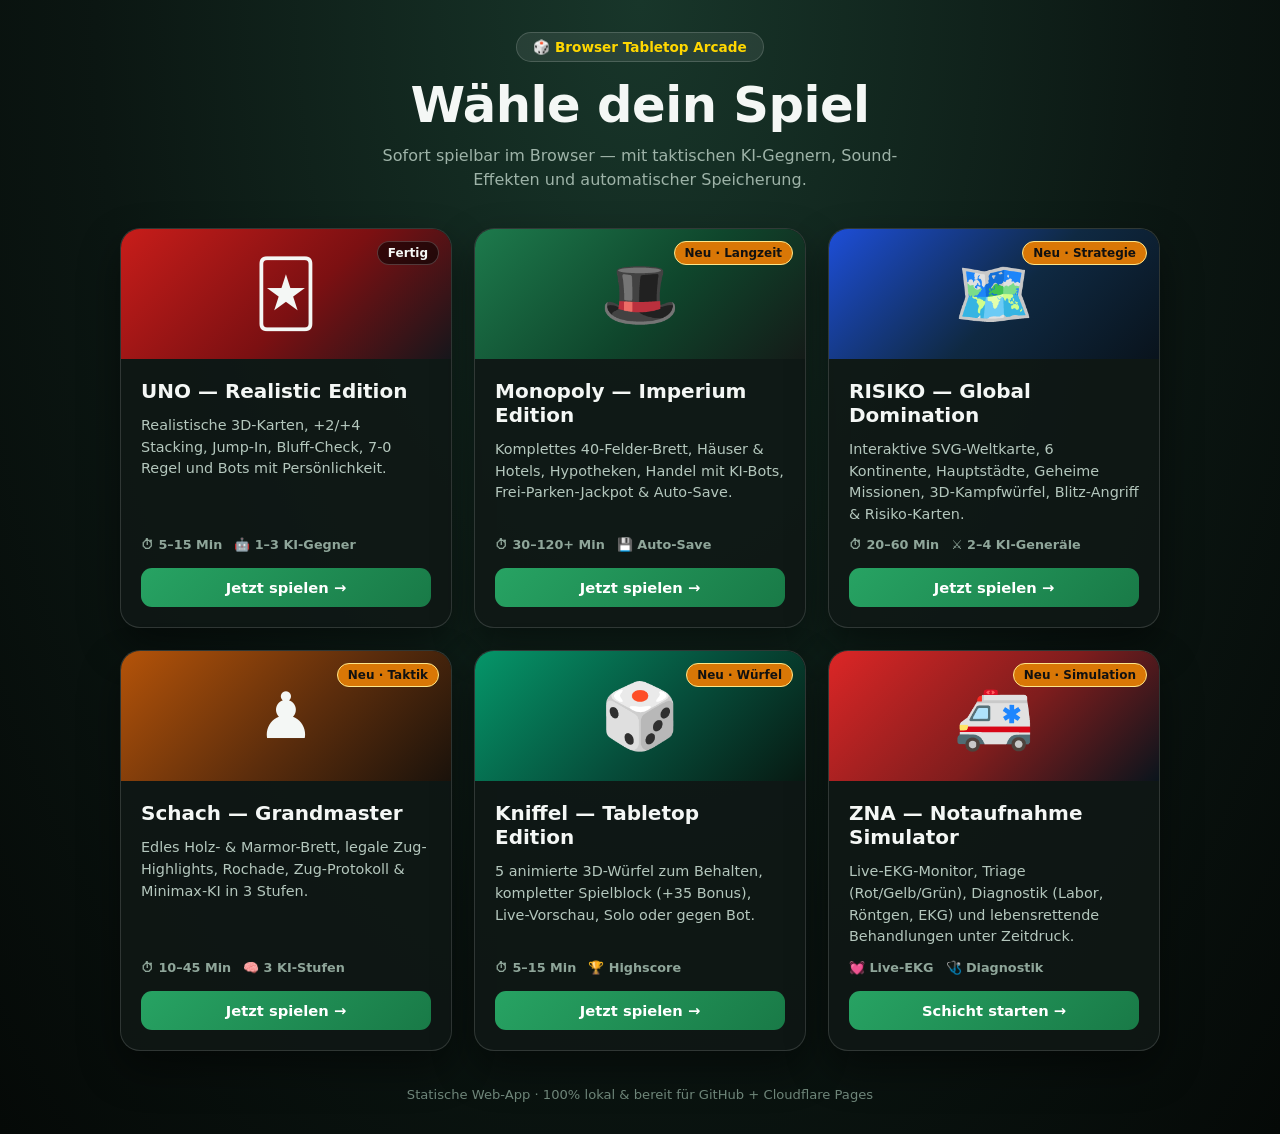
<file: index.html>
<!DOCTYPE html>
<html lang="de">
<head>
    <meta charset="UTF-8">
    <meta name="viewport" content="width=device-width, initial-scale=1.0">
    <title>Tabletop Arcade — Spiele-Hub</title>
    <link rel="stylesheet" href="hub.css">
</head>
<body>
    <div class="hub-bg"></div>
    <main class="hub-container">
        <header class="hub-header">
            <div class="hub-pill">🎲 Browser Tabletop Arcade</div>
            <h1>Wähle dein Spiel</h1>
            <p class="hub-sub">Sofort spielbar im Browser — mit taktischen KI-Gegnern, Sound-Effekten und automatischer Speicherung.</p>
        </header>

        <section class="games-grid">
            <!-- UNO Card -->
            <a href="uno/index.html" class="game-card card-uno">
                <div class="game-banner">
                    <span class="game-emoji">🃏</span>
                    <span class="game-tag">Fertig</span>
                </div>
                <div class="game-body">
                    <h2>UNO — Realistic Edition</h2>
                    <p>Realistische 3D-Karten, +2/+4 Stacking, Jump-In, Bluff-Check, 7-0 Regel und Bots mit Persönlichkeit.</p>
                    <div class="game-meta">
                        <span>⏱ 5–15 Min</span>
                        <span>🤖 1–3 KI-Gegner</span>
                    </div>
                    <div class="play-btn">Jetzt spielen →</div>
                </div>
            </a>

            <!-- Monopoly Card -->
            <a href="monopoly/index.html" class="game-card card-monopoly">
                <div class="game-banner">
                    <span class="game-emoji">🎩</span>
                    <span class="game-tag tag-new">Neu · Langzeit</span>
                </div>
                <div class="game-body">
                    <h2>Monopoly — Imperium Edition</h2>
                    <p>Komplettes 40-Felder-Brett, Häuser &amp; Hotels, Hypotheken, Handel mit KI-Bots, Frei-Parken-Jackpot &amp; Auto-Save.</p>
                    <div class="game-meta">
                        <span>⏱ 30–120+ Min</span>
                        <span>💾 Auto-Save</span>
                    </div>
                    <div class="play-btn">Jetzt spielen →</div>
                </div>
            </a>

            <!-- RISIKO Card -->
            <a href="risiko/index.html" class="game-card card-risiko">
                <div class="game-banner">
                    <span class="game-emoji">🗺️</span>
                    <span class="game-tag tag-new">Neu · Strategie</span>
                </div>
                <div class="game-body">
                    <h2>RISIKO — Global Domination</h2>
                    <p>Interaktive SVG-Weltkarte, 6 Kontinente, Hauptstädte, Geheime Missionen, 3D-Kampfwürfel, Blitz-Angriff &amp; Risiko-Karten.</p>
                    <div class="game-meta">
                        <span>⏱ 20–60 Min</span>
                        <span>⚔️ 2–4 KI-Generäle</span>
                    </div>
                    <div class="play-btn">Jetzt spielen →</div>
                </div>
            </a>

            <!-- Schach Card -->
            <a href="schach/index.html" class="game-card card-chess">
                <div class="game-banner">
                    <span class="game-emoji">♟️</span>
                    <span class="game-tag tag-new">Neu · Taktik</span>
                </div>
                <div class="game-body">
                    <h2>Schach — Grandmaster</h2>
                    <p>Edles Holz- &amp; Marmor-Brett, legale Zug-Highlights, Rochade, Zug-Protokoll &amp; Minimax-KI in 3 Stufen.</p>
                    <div class="game-meta">
                        <span>⏱ 10–45 Min</span>
                        <span>🧠 3 KI-Stufen</span>
                    </div>
                    <div class="play-btn">Jetzt spielen →</div>
                </div>
            </a>

            <!-- Kniffel Card -->
            <a href="kniffel/index.html" class="game-card card-kniffel">
                <div class="game-banner">
                    <span class="game-emoji">🎲</span>
                    <span class="game-tag tag-new">Neu · Würfel</span>
                </div>
                <div class="game-body">
                    <h2>Kniffel — Tabletop Edition</h2>
                    <p>5 animierte 3D-Würfel zum Behalten, kompletter Spielblock (+35 Bonus), Live-Vorschau, Solo oder gegen Bot.</p>
                    <div class="game-meta">
                        <span>⏱ 5–15 Min</span>
                        <span>🏆 Highscore</span>
                    </div>
                    <div class="play-btn">Jetzt spielen →</div>
                </div>
            </a>

            <!-- Notaufnahme Simulator Card -->
            <a href="notaufnahme/index.html" class="game-card card-er">
                <div class="game-banner">
                    <span class="game-emoji">🚑</span>
                    <span class="game-tag tag-new">Neu · Simulation</span>
                </div>
                <div class="game-body">
                    <h2>ZNA — Notaufnahme Simulator</h2>
                    <p>Live-EKG-Monitor, Triage (Rot/Gelb/Grün), Diagnostik (Labor, Röntgen, EKG) und lebensrettende Behandlungen unter Zeitdruck.</p>
                    <div class="game-meta">
                        <span>💓 Live-EKG</span>
                        <span>🩺 Diagnostik</span>
                    </div>
                    <div class="play-btn">Schicht starten →</div>
                </div>
            </a>
        </section>

        <footer class="hub-footer">
            <span>Statische Web-App · 100% lokal &amp; bereit für GitHub + Cloudflare Pages</span>
        </footer>
    </main>
</body>
</html>
</file>
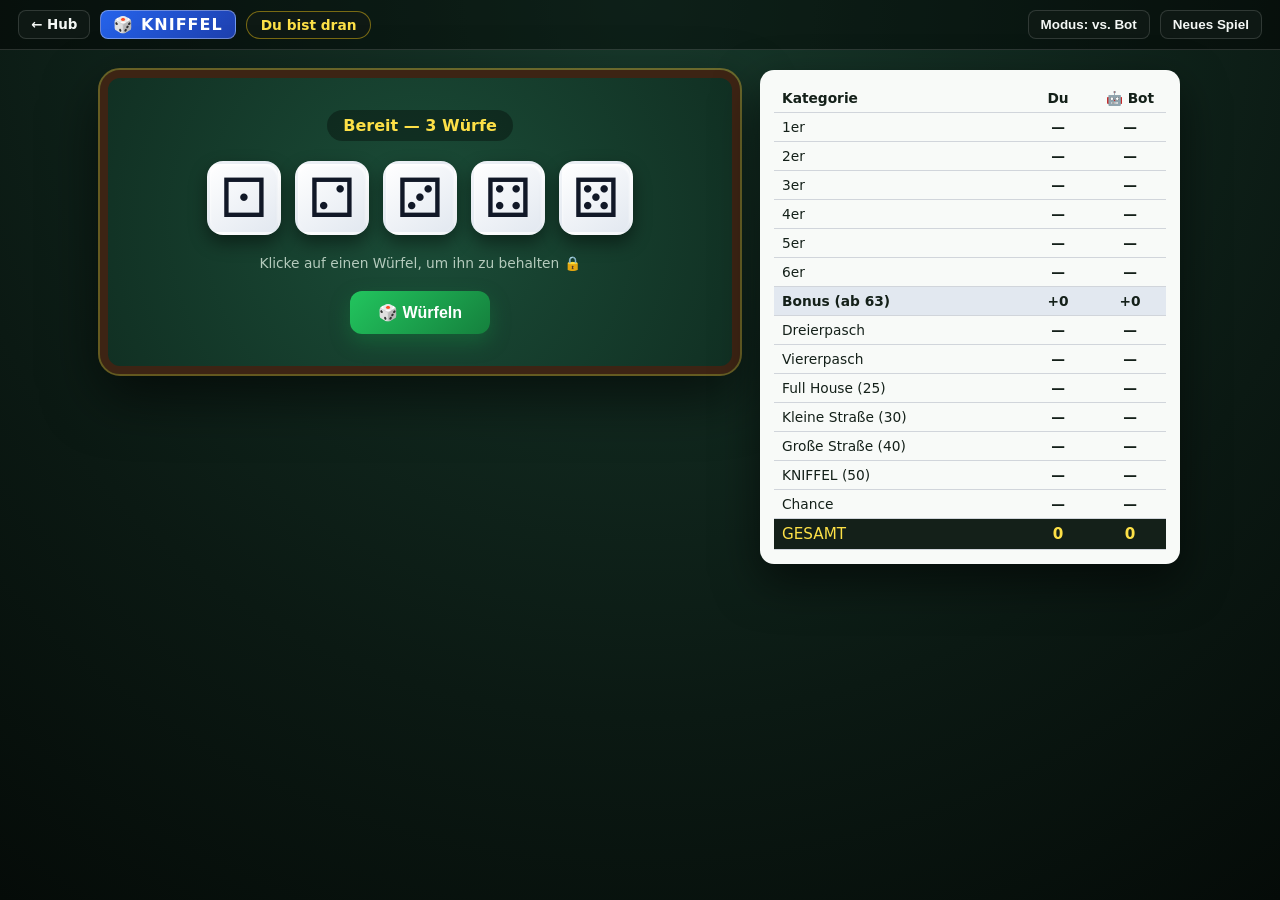
<file: kniffel/index.html>
<!DOCTYPE html>
<html lang="de">
<head>
    <meta charset="UTF-8">
    <meta name="viewport" content="width=device-width, initial-scale=1.0">
    <title>Kniffel — Tabletop Edition</title>
    <link rel="stylesheet" href="styles.css">
</head>
<body>
    <div class="app">
        <header class="hud">
            <div class="hud-left">
                <a href="../index.html" class="hud-btn">← Hub</a>
                <div class="brand">🎲 KNIFFEL</div>
                <div id="turn-pill" class="turn-pill">Du bist dran</div>
            </div>
            <div class="hud-right">
                <button id="btn-mode" class="hud-btn">Modus: vs. Bot</button>
                <button id="btn-new" class="hud-btn">Neues Spiel</button>
            </div>
        </header>

        <main class="layout">
            <!-- Dice Tray -->
            <section class="dice-stage">
                <div class="tray-card">
                    <div class="rolls-left" id="rolls-left">Noch 3 Würfe</div>
                    <div class="dice-row" id="dice-row"></div>
                    <p class="tray-hint">Klicke auf einen Würfel, um ihn zu behalten 🔒</p>
                    <button id="btn-roll" class="cta-btn">🎲 Würfeln</button>
                </div>
            </section>

            <!-- Official Kniffel Score Sheet -->
            <aside class="sheet-card">
                <table class="score-table">
                    <thead>
                        <tr>
                            <th>Kategorie</th>
                            <th>Du</th>
                            <th id="col-bot">🤖 Bot</th>
                        </tr>
                    </thead>
                    <tbody id="score-body"></tbody>
                </table>
            </aside>
        </main>
    </div>

    <script src="js/game.js"></script>
</body>
</html>
</file>
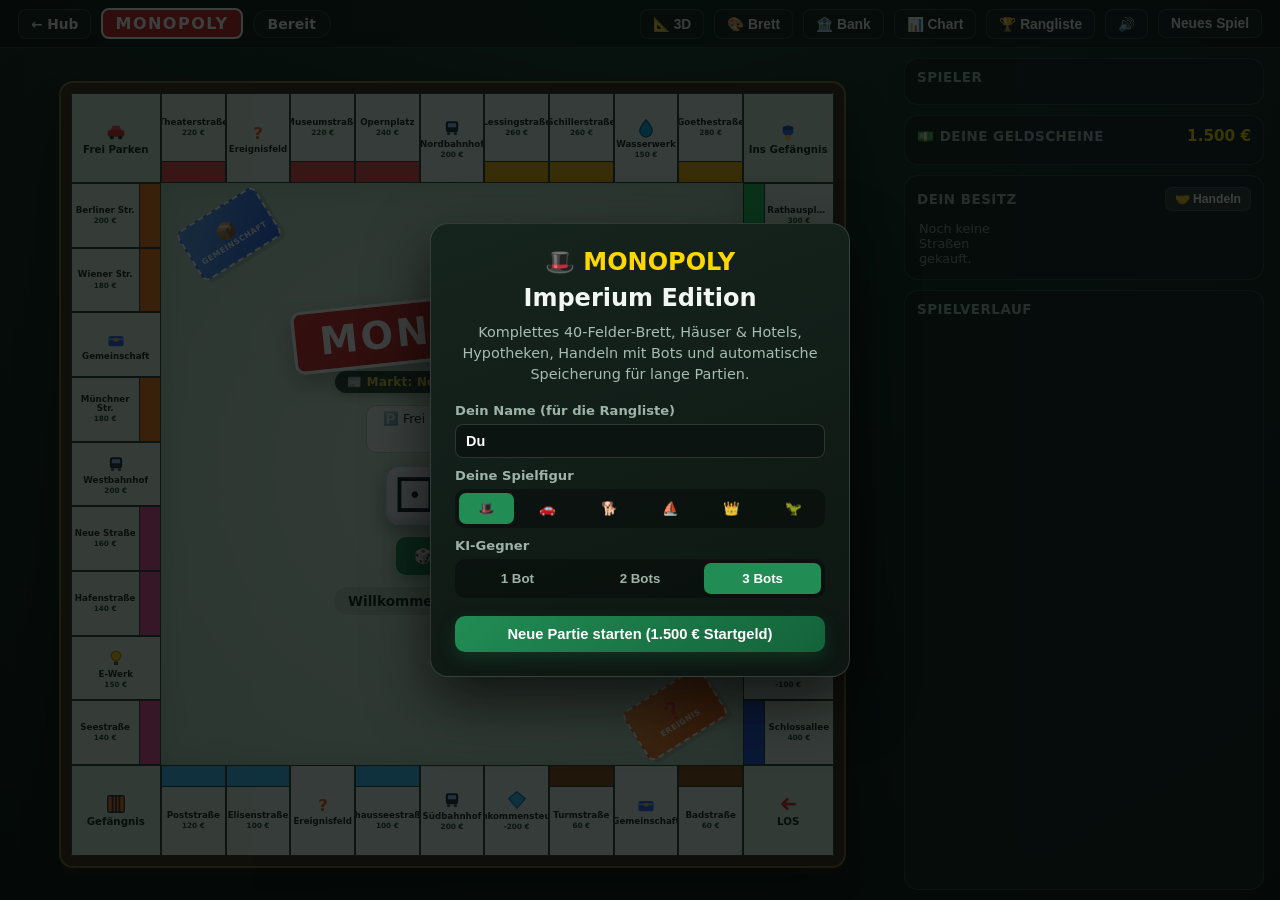
<file: monopoly/index.html>
<!DOCTYPE html>
<html lang="de">
<head>
    <meta charset="UTF-8">
    <meta name="viewport" content="width=device-width, initial-scale=1.0">
    <title>Monopoly — Imperium Edition</title>
    <link rel="stylesheet" href="styles.css">
</head>
<body>
    <div class="app">
        <!-- Top HUD -->
        <header class="hud">
            <div class="hud-left">
                <a href="../index.html" class="hud-btn">← Hub</a>
                <div class="brand">MONOPOLY</div>
                <div id="turn-info" class="turn-pill">Bereit</div>
            </div>
            <div class="hud-right">
                <button id="btn-3d" class="hud-btn" title="3D-Perspektive an/aus">📐 3D</button>
                <button id="btn-board-theme" class="hud-btn" title="Brett-Theme wechseln">🎨 Brett</button>
                <button id="btn-bank" class="hud-btn" title="Bank-Kredit aufnehmen / zurückzahlen">🏦 Bank</button>
                <button id="btn-chart" class="hud-btn" title="Live-Vermögensverlauf">📊 Chart</button>
                <button id="btn-leaderboard" class="hud-btn" title="Globales Leaderboard">🏆 Rangliste</button>
                <button id="btn-sound" class="hud-btn" title="Sound an/aus">🔊</button>
                <button id="btn-new" class="hud-btn">Neues Spiel</button>
            </div>
        </header>

        <!-- Main Workspace: Board + Sidebar -->
        <main class="layout">
            <!-- 11x11 Monopoly Board -->
            <section class="board-wrap">
                <div class="board" id="board">
                    <!-- Center Area inside the board -->
                    <div class="board-center">
                        <!-- Classic diagonal card decks -->
                        <div class="deck-slot deck-community" aria-hidden="true">
                            <span>📦</span>
                            <small>GEMEINSCHAFT</small>
                        </div>
                        <div class="deck-slot deck-chance" aria-hidden="true">
                            <span>❓</span>
                            <small>EREIGNIS</small>
                        </div>

                        <div class="center-logo">MONOPOLY</div>
                        <div class="market-ticker" id="market-ticker">📰 Markt: Normale Konjunktur</div>
                        <div class="jackpot-box">
                            <span>🅿️ Frei Parken Jackpot</span>
                            <strong id="jackpot-amount">0 €</strong>
                        </div>

                        <div class="dice-area">
                            <div class="die" id="die-1">⚀</div>
                            <div class="die" id="die-2">⚀</div>
                        </div>

                        <div class="center-actions">
                            <button id="btn-roll" class="cta-btn">🎲 Würfeln</button>
                            <button id="btn-end-turn" class="cta-btn btn-secondary hidden">Zug beenden</button>
                            <button id="btn-jail-pay" class="cta-btn btn-warning hidden">50 € Kaution zahlen</button>
                            <button id="btn-jail-card" class="cta-btn btn-gold hidden">🎟️ Freikarte einsetzen</button>
                        </div>

                        <div class="center-log" id="center-log">Willkommen bei Monopoly!</div>
                        <div class="bot-speech" id="bot-speech"></div>
                    </div>
                </div>
            </section>

            <!-- Right Sidebar: Players, Properties, Trade, Log -->
            <aside class="sidebar">
                <div class="panel">
                    <h3>Spieler</h3>
                    <div id="players-list" class="players-list"></div>
                </div>

                <div class="panel">
                    <div class="panel-head">
                        <h3>💵 Deine Geldscheine</h3>
                        <strong id="wallet-total" class="wallet-total">1.500 €</strong>
                    </div>
                    <div id="bill-tray" class="bill-tray"></div>
                </div>

                <div class="panel">
                    <div class="panel-head">
                        <h3>Dein Besitz</h3>
                        <button id="btn-open-trade" class="mini-btn">🤝 Handeln</button>
                    </div>
                    <div id="my-properties" class="prop-list">
                        <span class="muted">Noch keine Straßen gekauft.</span>
                    </div>
                </div>

                <div class="panel log-panel">
                    <h3>Spielverlauf</h3>
                    <div id="event-log" class="event-log"></div>
                </div>
            </aside>
        </main>
    </div>

    <!-- Start / Resume Modal -->
    <div class="modal-backdrop" id="modal-start">
        <div class="modal-card">
            <div class="modal-badge">🎩 MONOPOLY</div>
            <h2>Imperium Edition</h2>
            <p class="modal-desc">Komplettes 40-Felder-Brett, Häuser &amp; Hotels, Hypotheken, Handeln mit Bots und automatische Speicherung für lange Partien.</p>

            <div class="start-options">
                <label for="player-name-input">Dein Name (für die Rangliste)</label>
                <input type="text" id="player-name-input" class="name-input" maxlength="20" placeholder="Dein Name..." value="Du">

                <label style="margin-top:10px;">Deine Spielfigur</label>
                <div class="segmented" id="opt-token">
                    <button data-val="🎩" class="active">🎩</button>
                    <button data-val="🚗">🚗</button>
                    <button data-val="🐕">🐕</button>
                    <button data-val="⛵">⛵</button>
                    <button data-val="👑">👑</button>
                    <button data-val="🦖">🦖</button>
                </div>

                <label style="margin-top:10px;">KI-Gegner</label>
                <div class="segmented" id="opt-bots">
                    <button data-val="1">1 Bot</button>
                    <button data-val="2">2 Bots</button>
                    <button data-val="3" class="active">3 Bots</button>
                </div>
            </div>

            <div class="modal-actions">
                <button id="btn-resume-save" class="cta-btn btn-gold hidden">💾 Gespeicherte Partie fortsetzen</button>
                <button id="btn-start-new" class="cta-btn">Neue Partie starten (1.500 € Startgeld)</button>
            </div>
        </div>
    </div>

    <!-- Buy Property Modal (Authentic Title Deed Card) -->
    <div class="modal-backdrop hidden" id="modal-buy">
        <div class="modal-card deed-card">
            <div id="buy-color-bar" class="deed-header">
                <small>BESITZRECHTSKARTE</small>
                <h2 id="buy-title">Straße</h2>
            </div>
            <div id="buy-details" class="deed-body"></div>
            <div class="modal-actions">
                <button id="btn-buy-yes" class="cta-btn">Kaufen</button>
                <button id="btn-buy-no" class="cta-btn btn-warning">🔨 Nicht kaufen (Versteigern)</button>
            </div>
        </div>
    </div>

    <!-- Inspect Property Modal (Clickable Deed Card) -->
    <div class="modal-backdrop hidden" id="modal-inspect">
        <div class="modal-card deed-card">
            <div id="inspect-color-bar" class="deed-header">
                <small id="inspect-owner-label">FREI</small>
                <h2 id="inspect-title">Straße</h2>
            </div>
            <div id="inspect-details" class="deed-body"></div>
            <div class="modal-actions" id="inspect-actions">
                <button id="btn-inspect-close" class="cta-btn btn-secondary">Schließen</button>
            </div>
        </div>
    </div>

    <!-- Live Auction Modal -->
    <div class="modal-backdrop hidden" id="modal-auction">
        <div class="modal-card">
            <div class="modal-badge">🔨 VERSTEIGERUNG</div>
            <h2 id="auction-title">Straße</h2>
            <p class="modal-desc" id="auction-status">Startgebot: 10 €</p>

            <div class="pay-summary">
                <div><small>Aktuelles Gebot</small><strong id="auction-bid">10 €</strong></div>
                <div><small>Höchstbietender</small><strong id="auction-leader">—</strong></div>
                <div><small>Dein Geld</small><strong id="auction-wallet">0 €</strong></div>
            </div>

            <div class="auction-buttons">
                <button class="cta-btn" data-bid-inc="10">+10 €</button>
                <button class="cta-btn" data-bid-inc="50">+50 €</button>
                <button class="cta-btn" data-bid-inc="100">+100 €</button>
            </div>
            <button id="btn-auction-pass" class="cta-btn btn-secondary" style="margin-top:10px;width:100%;">Aussteigen</button>
        </div>
    </div>

    <!-- Chance / Community Card Modal -->
    <div class="modal-backdrop hidden" id="modal-card">
        <div class="modal-card monopoly-event-card" id="event-card-box">
            <div class="event-card-inner">
                <div class="event-card-icon" id="card-icon">❓</div>
                <div class="event-card-title" id="card-type-badge">EREIGNISFELD</div>
                <p id="card-text" class="card-popup-text"></p>
                <button id="btn-card-ok" class="cta-btn">Weiter</button>
            </div>
        </div>
    </div>

    <!-- Interactive Banknote Payment Modal -->
    <div class="modal-backdrop hidden" id="modal-pay">
        <div class="modal-card pay-modal">
            <h2>💵 Mit Geldscheinen bezahlen</h2>
            <p id="pay-reason" class="modal-desc">Betrag fällig</p>

            <div class="pay-summary">
                <div><small>Fällig</small><strong id="pay-due">0 €</strong></div>
                <div><small>Aufgelegt</small><strong id="pay-given">0 €</strong></div>
                <div><small>Rückgeld</small><strong id="pay-change">0 €</strong></div>
            </div>

            <div id="pay-bills-grid" class="pay-bills-grid"></div>

            <div class="pay-footer-actions">
                <button id="btn-pay-reset" class="cta-btn btn-secondary">Leeren</button>
                <button id="btn-pay-exact" class="cta-btn btn-gold">Passend</button>
                <button id="btn-pay-confirm" class="cta-btn" disabled>Bezahlen</button>
            </div>
        </div>
    </div>

    <!-- Trade Modal (Property + Cash Swap) -->
    <div class="modal-backdrop hidden" id="modal-trade">
        <div class="modal-card">
            <h2>🤝 Straßen-Handel</h2>
            <p class="modal-desc">Wähle die gewünschte Straße eines Bots und biete Geld und/oder eine eigene Straße im Tausch an.</p>
            <div class="trade-form">
                <label for="trade-prop-select">Du möchtest haben:</label>
                <select id="trade-prop-select"></select>

                <label for="trade-give-prop">Eigene Straße zum Tausch (optional):</label>
                <select id="trade-give-prop"></select>

                <div class="trade-price-row">
                    <label for="trade-offer">Zusätzliches Geld (€):</label>
                    <input type="number" id="trade-offer" min="0" step="10" value="150">
                </div>
            </div>
            <div class="modal-actions">
                <button id="btn-trade-send" class="cta-btn">Angebot senden</button>
                <button id="btn-trade-close" class="cta-btn btn-secondary">Abbrechen</button>
            </div>
        </div>
    </div>

    <!-- Cloud Leaderboard Modal -->
    <div class="modal-backdrop hidden" id="modal-leaderboard">
        <div class="modal-card">
            <div class="modal-badge">🏆 GLOBALE RANGLISTE</div>
            <p class="modal-desc">Top Monopoly-Vermögen aus deiner Cloudflare D1-Datenbank.</p>
            <div id="leaderboard-list" class="players-list" style="margin-bottom:16px;"></div>
            <button id="btn-lb-close" class="cta-btn btn-secondary">Schließen</button>
        </div>
    </div>

    <!-- Bank Modal (Black Card, Savings, Live ETF Sparkline & Loans) -->
    <div class="modal-backdrop hidden" id="modal-bank">
        <div class="modal-card bank-app-modal">
            <!-- Virtual Black Card -->
            <div class="black-card">
                <div class="bc-top">
                    <span class="bc-brand">IMPERIUM BANK</span>
                    <span class="bc-rating" id="bank-rating">AAA</span>
                </div>
                <div class="bc-chip"></div>
                <div class="bc-balance">
                    <small>GESAMTVERMÖGEN</small>
                    <strong id="bank-networth">1.500 €</strong>
                </div>
                <div class="bc-bottom">
                    <span id="bc-holder">DU</span>
                    <span>BAR: <strong id="bank-wallet">0 €</strong></span>
                </div>
            </div>

            <!-- Savings Account -->
            <div class="bank-section">
                <div class="bank-sec-head">
                    <strong>💰 Sparkonto (+5% / LOS)</strong>
                    <span id="bank-savings">0 €</span>
                </div>
                <div class="auction-buttons">
                    <button id="btn-save-100" class="cta-btn">+100 €</button>
                    <button id="btn-save-300" class="cta-btn">+300 €</button>
                    <button id="btn-save-out" class="cta-btn btn-secondary">Abheben</button>
                </div>
            </div>

            <!-- Real Estate ETF + Sparkline -->
            <div class="bank-section">
                <div class="bank-sec-head">
                    <strong>📈 Immobilien-ETF (<span id="etf-price">100 €</span>)</strong>
                    <span id="etf-owned">0 Anteile</span>
                </div>
                <canvas id="etf-sparkline" width="400" height="54" class="etf-sparkline"></canvas>
                <div class="auction-buttons" style="grid-template-columns:1fr 1fr;">
                    <button id="btn-etf-buy" class="cta-btn">Kaufen</button>
                    <button id="btn-etf-sell" class="cta-btn btn-gold">Verkaufen</button>
                </div>
            </div>

            <!-- Bank Loan -->
            <div class="bank-section">
                <div class="bank-sec-head">
                    <strong>💳 Kredit (10% / LOS)</strong>
                    <span id="bank-loan">0 €</span>
                </div>
                <div class="auction-buttons">
                    <button id="btn-loan-300" class="cta-btn btn-warning">+300 €</button>
                    <button id="btn-loan-500" class="cta-btn btn-warning">+500 €</button>
                    <button id="btn-loan-repay" class="cta-btn btn-secondary">Tilgen</button>
                </div>
            </div>

            <button id="btn-bank-close" class="cta-btn btn-secondary" style="width:100%;">Schließen</button>
        </div>
    </div>

    <!-- Incoming Bot Trade Offer Modal -->
    <div class="modal-backdrop hidden" id="modal-bot-offer">
        <div class="modal-card">
            <div class="modal-badge" id="bot-offer-title">🤝 Angebot</div>
            <p id="bot-offer-desc" class="modal-desc"></p>
            <div class="modal-actions">
                <button id="btn-bot-offer-yes" class="cta-btn">Deal annehmen</button>
                <button id="btn-bot-offer-no" class="cta-btn btn-secondary">Ablehnen</button>
            </div>
        </div>
    </div>

    <!-- Net Worth Live Chart Modal -->
    <div class="modal-backdrop hidden" id="modal-chart">
        <div class="modal-card" style="max-width:520px;">
            <div class="modal-badge">📊 VERMÖGENSVERLAUF</div>
            <p class="modal-desc">Nettovermögen (Bargeld + Straßen + Häuser − Schulden)</p>
            <canvas id="networth-canvas" width="460" height="220" style="width:100%;background:rgba(0,0,0,0.35);border-radius:10px;margin-bottom:12px;"></canvas>
            <div id="chart-legend" class="chart-legend"></div>
            <button id="btn-chart-close" class="cta-btn btn-secondary" style="width:100%;margin-top:12px;">Schließen</button>
        </div>
    </div>

    <!-- Free Parking Risk Modal -->
    <div class="modal-backdrop hidden" id="modal-parking">
        <div class="modal-card">
            <div class="modal-badge">🎰 FREI PARKEN JACKPOT</div>
            <h2 id="parking-amount">0 €</h2>
            <p class="modal-desc">Willst du den Jackpot sicher einsacken — oder zocken? Bei einer <strong>geraden</strong> Würfelzahl wird er <strong>verdoppelt</strong>, bei ungerade halbiert!</p>
            <div class="modal-actions">
                <button id="btn-parking-safe" class="cta-btn">💰 Sicher mitnehmen</button>
                <button id="btn-parking-gamble" class="cta-btn btn-warning">🎲 Alles oder Nichts (×2 / ÷2)</button>
            </div>
        </div>
    </div>

    <!-- Game Over Modal -->
    <div class="modal-backdrop hidden" id="modal-gameover">
        <div class="modal-card">
            <div class="modal-badge">🏆</div>
            <h2 id="go-title">Spiel beendet</h2>
            <p id="go-desc" class="modal-desc"></p>
            <button id="btn-go-new" class="cta-btn">Neue Partie</button>
        </div>
    </div>

    <script src="js/sound.js"></script>
    <script src="js/board.js"></script>
    <script src="js/game.js"></script>
</body>
</html>
</file>
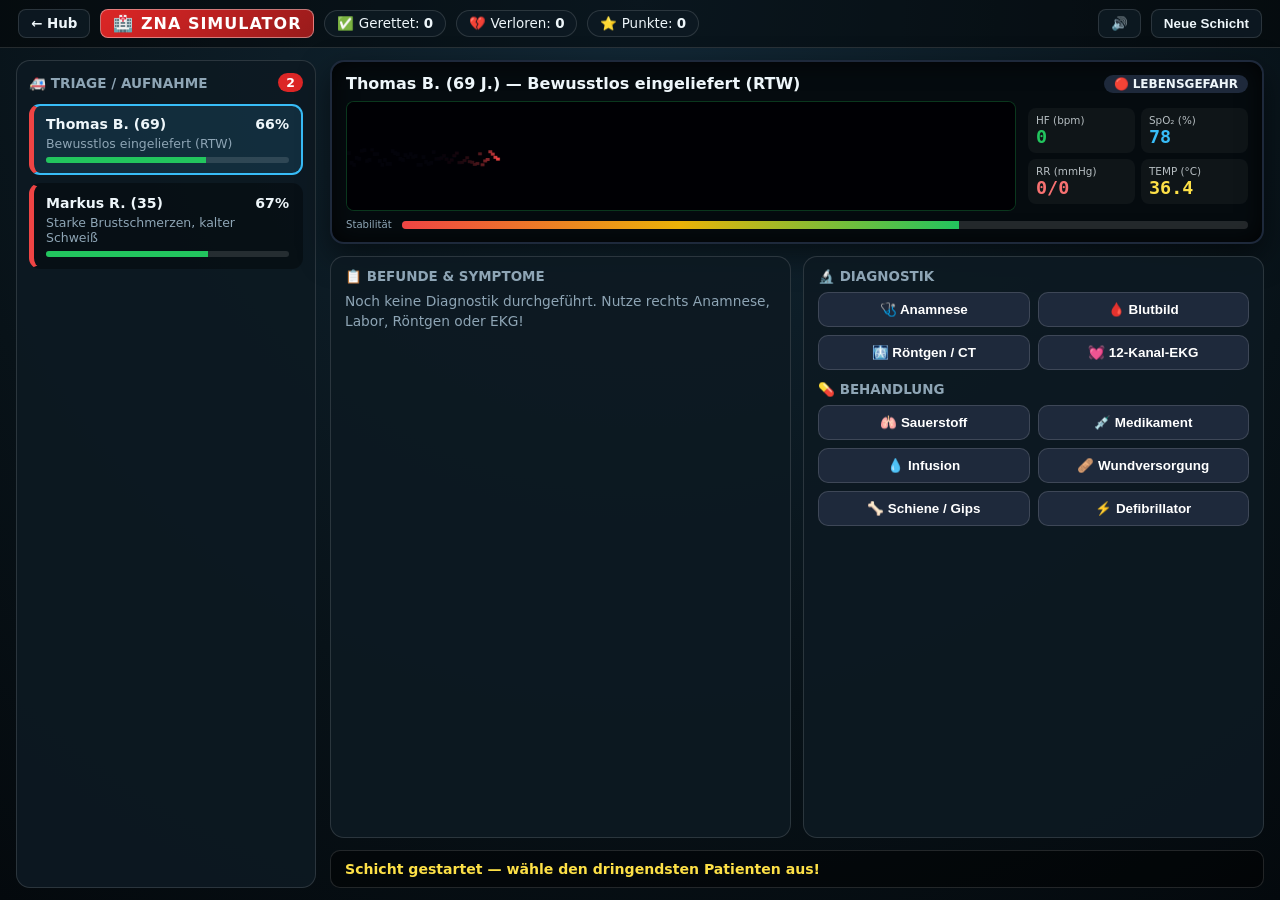
<file: notaufnahme/index.html>
<!DOCTYPE html>
<html lang="de">
<head>
    <meta charset="UTF-8">
    <meta name="viewport" content="width=device-width, initial-scale=1.0">
    <title>ZNA — Notaufnahme Simulator</title>
    <link rel="stylesheet" href="styles.css">
</head>
<body>
    <div class="app">
        <header class="hud">
            <div class="hud-left">
                <a href="../index.html" class="hud-btn">← Hub</a>
                <div class="brand">🏥 ZNA SIMULATOR</div>
                <div class="stat-pill">✅ Gerettet: <strong id="stat-saved">0</strong></div>
                <div class="stat-pill">💔 Verloren: <strong id="stat-lost">0</strong></div>
                <div class="stat-pill">⭐ Punkte: <strong id="stat-score">0</strong></div>
            </div>
            <div class="hud-right">
                <button id="btn-sound" class="hud-btn" title="Monitor-Ton an/aus">🔊</button>
                <button id="btn-new" class="hud-btn">Neue Schicht</button>
            </div>
        </header>

        <main class="layout">
            <!-- Left: Triage Waiting Queue -->
            <aside class="queue-panel">
                <div class="panel-head">
                    <h3>🚑 Triage / Aufnahme</h3>
                    <span id="queue-count" class="badge">0</span>
                </div>
                <div id="patient-queue" class="patient-queue"></div>
            </aside>

            <!-- Center: Active Treatment Bay + Live ECG Monitor -->
            <section class="bay-panel">
                <!-- Live Vital Signs Monitor -->
                <div class="monitor-box">
                    <div class="monitor-top">
                        <span id="mon-patient">Kein Patient im Schockraum</span>
                        <span id="mon-triage" class="triage-tag">—</span>
                    </div>
                    <div class="monitor-grid">
                        <canvas id="ecg-canvas" width="520" height="110" class="ecg-canvas"></canvas>
                        <div class="vitals-col">
                            <div class="vital v-hr"><small>HF (bpm)</small><strong id="v-hr">—</strong></div>
                            <div class="vital v-spo2"><small>SpO₂ (%)</small><strong id="v-spo2">—</strong></div>
                            <div class="vital v-bp"><small>RR (mmHg)</small><strong id="v-bp">—</strong></div>
                            <div class="vital v-temp"><small>TEMP (°C)</small><strong id="v-temp">—</strong></div>
                        </div>
                    </div>
                    <div class="stability-wrap">
                        <small>Stabilität</small>
                        <div class="stab-bar"><div id="stab-fill" class="stab-fill" style="width:0%"></div></div>
                    </div>
                </div>

                <!-- Patient Findings & Actions -->
                <div class="work-grid">
                    <div class="card">
                        <h3>📋 Befunde &amp; Symptome</h3>
                        <div id="findings-list" class="findings-list">
                            <span class="muted">Wähle links einen Patienten aus der Triage aus.</span>
                        </div>
                    </div>

                    <div class="card">
                        <h3>🔬 Diagnostik</h3>
                        <div class="action-grid" id="diag-grid">
                            <button class="act-btn" data-diag="anamnesis">🩺 Anamnese</button>
                            <button class="act-btn" data-diag="lab">🩸 Blutbild</button>
                            <button class="act-btn" data-diag="xray">🩻 Röntgen / CT</button>
                            <button class="act-btn" data-diag="ecg">💓 12-Kanal-EKG</button>
                        </div>

                        <h3 style="margin-top:12px;">💊 Behandlung</h3>
                        <div class="action-grid" id="treat-grid">
                            <button class="act-btn treat" data-treat="oxygen">🫁 Sauerstoff</button>
                            <button class="act-btn treat" data-treat="meds">💉 Medikament</button>
                            <button class="act-btn treat" data-treat="iv">💧 Infusion</button>
                            <button class="act-btn treat" data-treat="bandage">🩹 Wundversorgung</button>
                            <button class="act-btn treat" data-treat="splint">🦴 Schiene / Gips</button>
                            <button class="act-btn treat danger" data-treat="defib">⚡ Defibrillator</button>
                        </div>
                    </div>
                </div>

                <div class="status-bar" id="er-log">Schicht gestartet — wähle den dringendsten Patienten aus!</div>
            </section>
        </main>
    </div>

    <script src="js/game.js"></script>
</body>
</html>
</file>
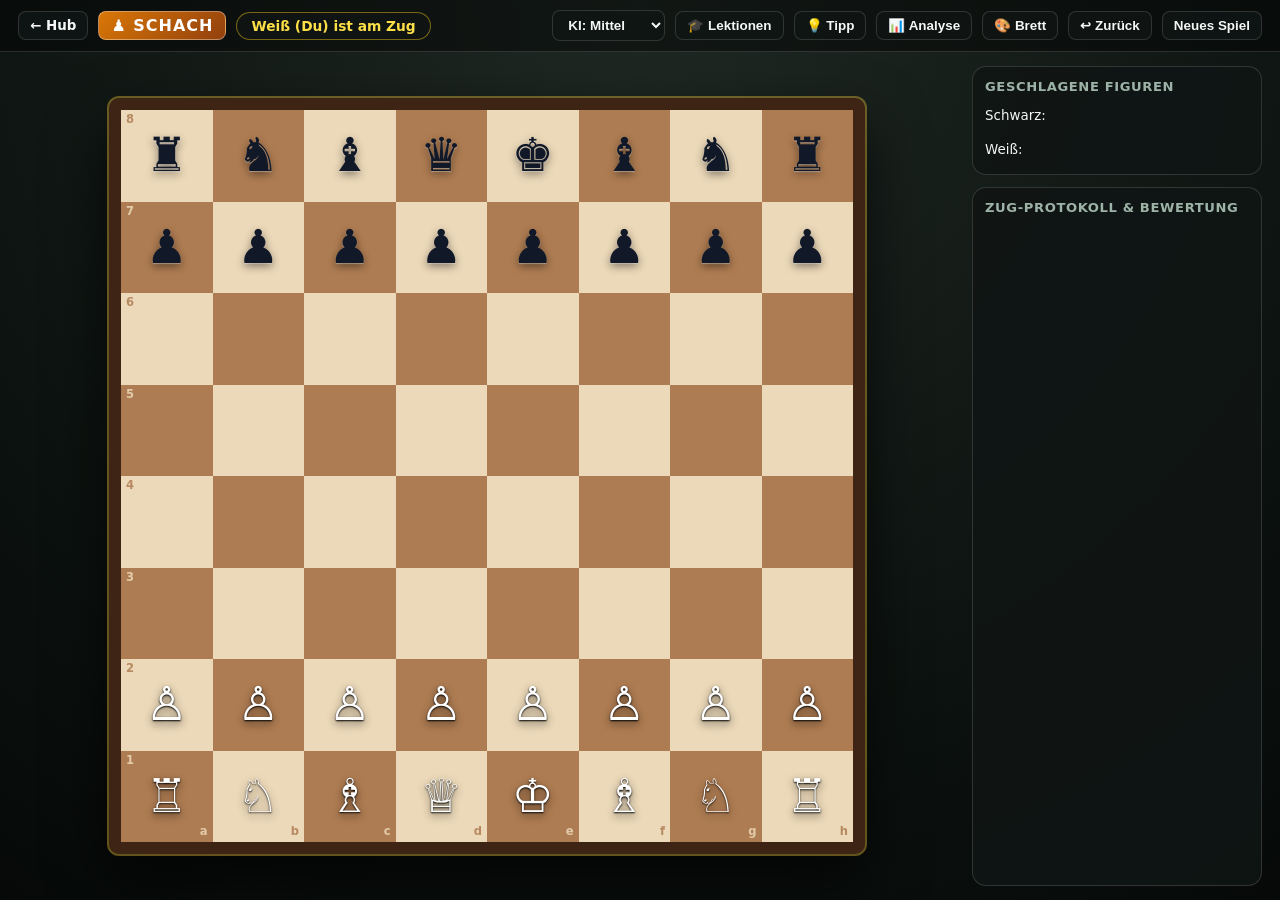
<file: schach/index.html>
<!DOCTYPE html>
<html lang="de">
<head>
    <meta charset="UTF-8">
    <meta name="viewport" content="width=device-width, initial-scale=1.0">
    <title>Schach — Grandmaster Edition</title>
    <link rel="stylesheet" href="styles.css">
</head>
<body data-board="wood">
    <div class="app">
        <header class="hud">
            <div class="hud-left">
                <a href="../index.html" class="hud-btn">← Hub</a>
                <div class="brand">♟️ SCHACH</div>
                <div id="status-pill" class="status-pill">Weiß ist am Zug</div>
            </div>
            <div class="hud-right">
                <select id="difficulty-select" class="hud-select" title="KI-Stärke">
                    <option value="1">KI: Leicht</option>
                    <option value="2" selected>KI: Mittel</option>
                    <option value="3">KI: Meister</option>
                </select>
                <button id="btn-lessons" class="hud-btn" title="Interaktive Schach-Lektionen">🎓 Lektionen</button>
                <button id="btn-hint" class="hud-btn" title="Besten Zug anzeigen">💡 Tipp</button>
                <button id="btn-analysis" class="hud-btn" title="Partie-Analyse & Tipps">📊 Analyse</button>
                <button id="btn-theme" class="hud-btn" title="Brett-Stil wechseln">🎨 Brett</button>
                <button id="btn-undo" class="hud-btn" title="Letzten Zug zurücknehmen">↩ Zurück</button>
                <button id="btn-new" class="hud-btn">Neues Spiel</button>
            </div>
        </header>

        <main class="layout">
            <section class="board-stage">
                <div id="chess-board" class="chess-board"></div>
            </section>

            <aside class="sidebar">
                <div class="panel">
                    <h3>Geschlagene Figuren</h3>
                    <div class="captured-row"><span>Schwarz:</span><div id="cap-black" class="cap-pieces"></div></div>
                    <div class="captured-row"><span>Weiß:</span><div id="cap-white" class="cap-pieces"></div></div>
                </div>
                <div class="panel log-panel">
                    <h3>Zug-Protokoll &amp; Bewertung</h3>
                    <div id="move-history" class="move-history"></div>
                </div>
            </aside>
        </main>
    </div>

    <!-- Interactive Chess Lessons Modal -->
    <div class="modal-backdrop hidden" id="modal-lessons">
        <div class="modal-card">
            <h2>🎓 Schach-Akademie</h2>
            <p style="color:#9eb3a8;font-size:0.86rem;margin:6px 0 14px;">Wähle eine Lektion — die Stellung wird direkt auf dem Brett aufgebaut!</p>
            <div id="lessons-list" style="display:flex;flex-direction:column;gap:8px;margin-bottom:14px;"></div>
            <button id="btn-lessons-close" class="cta-btn" style="background:#334155;">Schließen</button>
        </div>
    </div>

    <!-- Chess Game Review & Tips Modal -->
    <div class="modal-backdrop hidden" id="modal-review">
        <div class="modal-card">
            <h2>📊 Partie-Analyse &amp; Tipps</h2>
            <div class="accuracy-box">
                <small>DEINE GENAUIGKEIT</small>
                <strong id="rev-accuracy">—%</strong>
            </div>
            <div class="review-stats" id="rev-stats"></div>
            <div class="review-tips" id="rev-tips"></div>
            <button id="btn-rev-close" class="cta-btn">Schließen</button>
        </div>
    </div>

    <script src="js/game.js"></script>
</body>
</html>
</file>
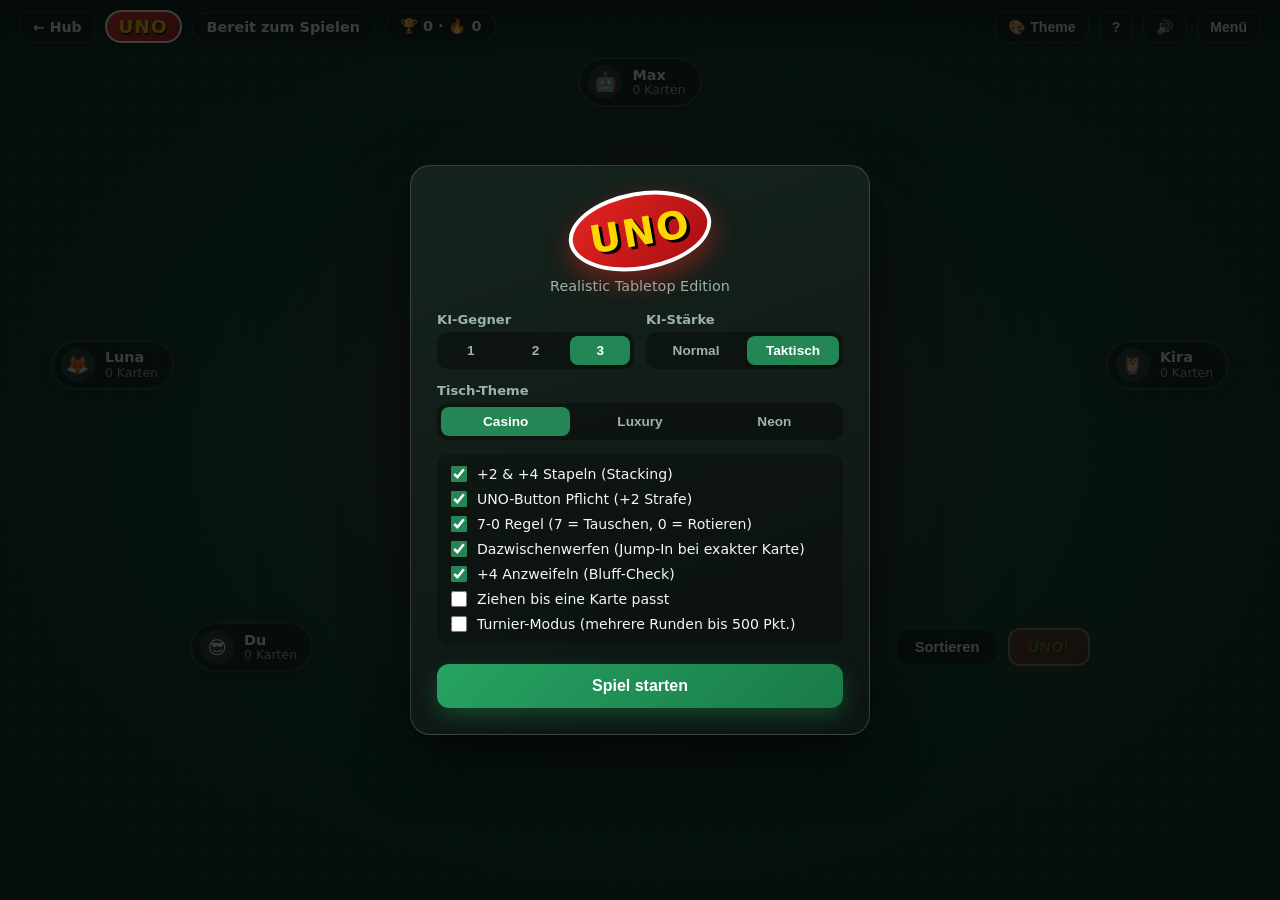
<file: uno/index.html>
<!DOCTYPE html>
<html lang="de">
<head>
    <meta charset="UTF-8">
    <meta name="viewport" content="width=device-width, initial-scale=1.0">
    <title>UNO — Realistic Edition</title>
    <link rel="stylesheet" href="styles.css">
</head>
<body data-theme="casino">
    <div id="app" class="app">
        <!-- Dynamic color ambient glow -->
        <div id="table-glow" class="table-glow glow-red" aria-hidden="true"></div>

        <!-- Top HUD bar -->
        <header class="hud-bar">
            <div class="hud-left">
                <a href="../index.html" class="hud-btn" style="text-decoration:none;">← Hub</a>
                <div class="brand-badge">UNO</div>
                <div id="turn-banner" class="turn-banner">Bereit zum Spielen</div>
                <div id="stats-pill" class="stats-pill" title="Deine Siege & aktuelle Serie">🏆 0 · 🔥 0</div>
            </div>
            <div class="hud-right">
                <button id="btn-theme" class="hud-btn" title="Tisch-Theme wechseln">🎨 Theme</button>
                <button id="btn-rules" class="hud-btn" title="Regeln">?</button>
                <button id="btn-sound" class="hud-btn" title="Sound an/aus">🔊</button>
                <button id="btn-menu" class="hud-btn" title="Menü / Neues Spiel">Menü</button>
            </div>
        </header>

        <!-- Main game table -->
        <main class="table-area" id="table-area">
            <!-- Top opponent -->
            <section class="seat seat-top" id="seat-top" data-seat="top">
                <div class="chat-bubble" id="chat-top"></div>
                <div class="player-badge">
                    <div class="avatar" id="avatar-top">🤖</div>
                    <div class="player-meta">
                        <span class="player-name" id="name-top">Max</span>
                        <span class="card-count" id="count-top">0 Karten</span>
                    </div>
                    <span class="uno-tag hidden" id="uno-tag-top">UNO!</span>
                </div>
                <div class="ai-hand ai-hand-horizontal" id="hand-top"></div>
            </section>

            <!-- Middle row -->
            <div class="middle-row">
                <!-- Left opponent -->
                <section class="seat seat-left" id="seat-left" data-seat="left">
                    <div class="chat-bubble" id="chat-left"></div>
                    <div class="player-badge">
                        <div class="avatar" id="avatar-left">🦊</div>
                        <div class="player-meta">
                            <span class="player-name" id="name-left">Luna</span>
                            <span class="card-count" id="count-left">0 Karten</span>
                        </div>
                        <span class="uno-tag hidden" id="uno-tag-left">UNO!</span>
                    </div>
                    <div class="ai-hand ai-hand-vertical" id="hand-left"></div>
                </section>

                <!-- Center table -->
                <section class="center-zone">
                    <div class="direction-ring" id="direction-ring" aria-hidden="true">
                        <svg viewBox="0 0 300 300" class="direction-svg">
                            <defs>
                                <marker id="arrow-head" viewBox="0 0 10 10" refX="6" refY="5" markerWidth="6" markerHeight="6" orient="auto-start-reverse">
                                    <path d="M 0 1 L 10 5 L 0 9 z" fill="currentColor"></path>
                                </marker>
                            </defs>
                            <path d="M 150 22 A 128 128 0 0 1 278 150" fill="none" stroke="currentColor" stroke-width="3" stroke-dasharray="10 8" marker-end="url(#arrow-head)"></path>
                            <path d="M 150 278 A 128 128 0 0 1 22 150" fill="none" stroke="currentColor" stroke-width="3" stroke-dasharray="10 8" marker-end="url(#arrow-head)"></path>
                        </svg>
                    </div>

                    <div class="piles-container">
                        <div class="pile-wrapper">
                            <div class="draw-pile" id="draw-pile" title="Karte ziehen (Leertaste)">
                                <div class="pile-stack-layer layer-3"></div>
                                <div class="pile-stack-layer layer-2"></div>
                                <div class="pile-stack-layer layer-1" id="draw-pile-top"></div>
                            </div>
                            <span class="pile-label" id="deck-count">108</span>
                        </div>

                        <div class="pile-wrapper">
                            <div class="discard-pile" id="discard-pile"></div>
                            <div class="active-color-pill" id="active-color-pill">
                                <span class="color-dot" id="active-color-dot"></span>
                                <span id="active-color-text">—</span>
                            </div>
                        </div>
                    </div>

                    <div class="stack-badge hidden" id="stack-badge">
                        <span id="stack-badge-text">+2 Stapel!</span>
                    </div>

                    <div class="action-toast" id="action-toast"></div>
                </section>

                <!-- Right opponent -->
                <section class="seat seat-right" id="seat-right" data-seat="right">
                    <div class="chat-bubble" id="chat-right"></div>
                    <div class="player-badge">
                        <div class="avatar" id="avatar-right">🦉</div>
                        <div class="player-meta">
                            <span class="player-name" id="name-right">Kira</span>
                            <span class="card-count" id="count-right">0 Karten</span>
                        </div>
                        <span class="uno-tag hidden" id="uno-tag-right">UNO!</span>
                    </div>
                    <div class="ai-hand ai-hand-vertical" id="hand-right"></div>
                </section>
            </div>

            <!-- Bottom: Human player -->
            <section class="seat seat-bottom" id="seat-bottom">
                <div class="player-controls-bar">
                    <div class="player-badge player-badge-self">
                        <div class="avatar">😎</div>
                        <div class="player-meta">
                            <span class="player-name" id="name-bottom">Du</span>
                            <span class="card-count" id="count-bottom">0 Karten</span>
                        </div>
                        <span class="uno-tag hidden" id="uno-tag-bottom">UNO!</span>
                    </div>

                    <div class="action-buttons">
                        <button id="btn-sort" class="action-btn btn-secondary" title="Hand nach Farbe sortieren (S)">Sortieren</button>
                        <button id="btn-catch" class="action-btn btn-warning hidden">Erwischen! (+2)</button>
                        <button id="btn-uno" class="action-btn btn-uno" disabled>UNO!</button>
                    </div>
                </div>

                <div class="player-hand-wrapper">
                    <div class="player-hand" id="hand-bottom"></div>
                </div>
            </section>
        </main>

        <!-- FX & Confetti Layer -->
        <div id="fx-layer" class="fx-layer" aria-hidden="true"></div>
    </div>

    <!-- Start / Settings Modal -->
    <div class="modal-backdrop" id="modal-start">
        <div class="modal-card modal-start">
            <div class="modal-logo">
                <div class="logo-oval"><span>UNO</span></div>
                <p class="modal-subtitle">Realistic Tabletop Edition</p>
            </div>

            <div class="settings-grid">
                <div class="setting-row-2">
                    <div class="setting-group">
                        <label>KI-Gegner</label>
                        <div class="segmented" id="opt-opponents">
                            <button data-val="1">1</button>
                            <button data-val="2">2</button>
                            <button data-val="3" class="active">3</button>
                        </div>
                    </div>

                    <div class="setting-group">
                        <label>KI-Stärke</label>
                        <div class="segmented" id="opt-difficulty">
                            <button data-val="normal">Normal</button>
                            <button data-val="hard" class="active">Taktisch</button>
                        </div>
                    </div>
                </div>

                <div class="setting-group">
                    <label>Tisch-Theme</label>
                    <div class="segmented" id="opt-theme">
                        <button data-val="casino" class="active">Casino</button>
                        <button data-val="luxury">Luxury</button>
                        <button data-val="cyber">Neon</button>
                    </div>
                </div>

                <div class="setting-toggles">
                    <label class="toggle-row">
                        <input type="checkbox" id="rule-stacking" checked>
                        <span>+2 &amp; +4 Stapeln (Stacking)</span>
                    </label>
                    <label class="toggle-row">
                        <input type="checkbox" id="rule-uno" checked>
                        <span>UNO-Button Pflicht (+2 Strafe)</span>
                    </label>
                    <label class="toggle-row">
                        <input type="checkbox" id="rule-seven-zero" checked>
                        <span>7-0 Regel (7 = Tauschen, 0 = Rotieren)</span>
                    </label>
                    <label class="toggle-row">
                        <input type="checkbox" id="rule-jump-in" checked>
                        <span>Dazwischenwerfen (Jump-In bei exakter Karte)</span>
                    </label>
                    <label class="toggle-row">
                        <input type="checkbox" id="rule-bluff" checked>
                        <span>+4 Anzweifeln (Bluff-Check)</span>
                    </label>
                    <label class="toggle-row">
                        <input type="checkbox" id="rule-draw-until">
                        <span>Ziehen bis eine Karte passt</span>
                    </label>
                    <label class="toggle-row">
                        <input type="checkbox" id="rule-tournament">
                        <span>Turnier-Modus (mehrere Runden bis 500 Pkt.)</span>
                    </label>
                </div>
            </div>

            <button id="btn-start-game" class="primary-cta">Spiel starten</button>
        </div>
    </div>

    <!-- Wild Color Picker Modal -->
    <div class="modal-backdrop hidden" id="modal-color">
        <div class="modal-card modal-color">
            <h2>Farbe wählen</h2>
            <div class="color-wheel">
                <button class="color-choice color-red" data-color="red">Rot</button>
                <button class="color-choice color-blue" data-color="blue">Blau</button>
                <button class="color-choice color-green" data-color="green">Grün</button>
                <button class="color-choice color-yellow" data-color="yellow">Gelb</button>
            </div>
        </div>
    </div>

    <!-- +4 Bluff Challenge Modal -->
    <div class="modal-backdrop hidden" id="modal-bluff">
        <div class="modal-card modal-bluff">
            <div class="gameover-icon">🕵️</div>
            <h2>+4 Anzweifeln?</h2>
            <p class="modal-desc" id="bluff-desc"></p>
            <div class="gameover-actions">
                <button id="btn-bluff-challenge" class="primary-cta btn-danger">Anzweifeln! (Bluff-Check)</button>
                <button id="btn-bluff-accept" class="secondary-cta">Akzeptieren (Ziehen / Kontern)</button>
            </div>
        </div>
    </div>

    <!-- 7-Rule Hand Swap Modal -->
    <div class="modal-backdrop hidden" id="modal-swap">
        <div class="modal-card modal-swap">
            <h2>7 gespielt — Hand tauschen!</h2>
            <p class="modal-desc">Wähle den Spieler, mit dem du alle Karten tauschen möchtest:</p>
            <div class="swap-targets" id="swap-targets"></div>
        </div>
    </div>

    <!-- Game Over / Round Over Modal -->
    <div class="modal-backdrop hidden" id="modal-gameover">
        <div class="modal-card modal-gameover">
            <div class="gameover-icon" id="gameover-icon">🏆</div>
            <h2 id="gameover-title">Du hast gewonnen!</h2>
            <p id="gameover-desc" class="modal-desc"></p>
            <div class="scoreboard" id="scoreboard"></div>
            <div class="gameover-actions">
                <button id="btn-play-again" class="primary-cta">Nochmal spielen</button>
                <button id="btn-back-menu" class="secondary-cta">Einstellungen</button>
            </div>
        </div>
    </div>

    <!-- Rules Modal -->
    <div class="modal-backdrop hidden" id="modal-rules">
        <div class="modal-card modal-rules">
            <h2>Spielregeln &amp; Features</h2>
            <ul class="rules-list">
                <li><strong>+2 / +4 Stapeln:</strong> Auf +2 darf +2, auf +4 darf +4 gelegt werden.</li>
                <li><strong>Dazwischenwerfen (Jump-In):</strong> Hast du <em>exakt</em> dieselbe Karte (Farbe + Wert), leuchtet sie cyan auf — klicke sie sofort, auch wenn du nicht dran bist!</li>
                <li><strong>+4 Anzweifeln:</strong> Hatte der Werfer die alte Farbe doch auf der Hand, zieht <em>er</em> +4. Lagst du falsch, ziehst <em>du</em> +6!</li>
                <li><strong>7-0 Regel:</strong> 7 = Hand tauschen, 0 = alle Hände rotieren.</li>
                <li><strong>Tastatur:</strong> <code>Leertaste</code> = Ziehen, <code>U</code> = UNO, <code>S</code> = Sortieren.</li>
            </ul>
            <button id="btn-close-rules" class="primary-cta">Verstanden</button>
        </div>
    </div>

    <script src="js/sound.js"></script>
    <script src="js/cards.js"></script>
    <script src="js/ai.js"></script>
    <script src="js/game.js"></script>
</body>
</html>
</file>
<file: hub.css>
* {
    box-sizing: border-box;
    margin: 0;
    padding: 0;
}

body {
    min-height: 100vh;
    font-family: 'Segoe UI', system-ui, -apple-system, sans-serif;
    color: #f4f7f5;
    background: radial-gradient(ellipse at top, #18362a 0%, #0b1612 60%, #050907 100%);
    display: flex;
    align-items: center;
    justify-content: center;
    padding: 32px 20px;
}

.hub-container {
    width: 100%;
    max-width: 1040px;
    display: flex;
    flex-direction: column;
    gap: 36px;
}

.hub-header {
    text-align: center;
}

.hub-pill {
    display: inline-block;
    padding: 6px 16px;
    border-radius: 999px;
    background: rgba(255, 255, 255, 0.08);
    border: 1px solid rgba(255, 255, 255, 0.16);
    font-size: 0.85rem;
    font-weight: 700;
    color: #ffd700;
    margin-bottom: 14px;
}

.hub-header h1 {
    font-size: clamp(2.1rem, 4vw, 3.1rem);
    font-weight: 900;
    letter-spacing: -0.5px;
    margin-bottom: 10px;
}

.hub-sub {
    color: #9eb3a8;
    font-size: 1rem;
    max-width: 580px;
    margin: 0 auto;
    line-height: 1.5;
}

.games-grid {
    display: grid;
    grid-template-columns: repeat(auto-fit, minmax(290px, 1fr));
    gap: 22px;
}

.game-card {
    display: flex;
    flex-direction: column;
    text-decoration: none;
    color: inherit;
    border-radius: 20px;
    overflow: hidden;
    background: rgba(16, 24, 21, 0.86);
    border: 1px solid rgba(255, 255, 255, 0.14);
    box-shadow: 0 18px 40px rgba(0, 0, 0, 0.45);
    transition: transform 0.22s ease, box-shadow 0.22s ease, border-color 0.22s ease;
}

.game-card:hover:not(.card-soon) {
    transform: translateY(-6px);
    box-shadow: 0 26px 56px rgba(0, 0, 0, 0.6);
    border-color: rgba(255, 215, 0, 0.55);
}

.game-banner {
    position: relative;
    height: 130px;
    display: flex;
    align-items: center;
    justify-content: center;
    font-size: 4rem;
}

.card-uno .game-banner {
    background: linear-gradient(135deg, #c81d1a 0%, #7c1012 55%, #16161b 100%);
}

.card-monopoly .game-banner {
    background: linear-gradient(135deg, #1d7a4c 0%, #0f462c 55%, #141b18 100%);
}

.card-risiko .game-banner {
    background: linear-gradient(135deg, #1d4ed8 0%, #0f2942 55%, #09131c 100%);
}

.card-chess .game-banner {
    background: linear-gradient(135deg, #b45309 0%, #5c2d0c 55%, #1a120b 100%);
}

.card-kniffel .game-banner {
    background: linear-gradient(135deg, #059669 0%, #064e3b 55%, #071912 100%);
}

.card-er .game-banner {
    background: linear-gradient(135deg, #dc2626 0%, #7f1d1d 55%, #0a141c 100%);
}

.card-soon .game-banner {
    background: linear-gradient(135deg, #272d38 0%, #15181f 100%);
    opacity: 0.7;
}

.game-tag {
    position: absolute;
    top: 12px;
    right: 12px;
    padding: 4px 10px;
    border-radius: 999px;
    font-size: 0.75rem;
    font-weight: 800;
    background: rgba(0, 0, 0, 0.55);
    border: 1px solid rgba(255, 255, 255, 0.2);
}

.tag-new { background: #d97706; color: #111; border-color: #fde68a; }
.tag-soon { background: rgba(255, 255, 255, 0.12); color: #aaa; }

.game-body {
    flex: 1;
    display: flex;
    flex-direction: column;
    padding: 20px;
    gap: 12px;
}

.game-body h2 {
    font-size: 1.25rem;
    font-weight: 800;
}

.game-body p {
    font-size: 0.9rem;
    line-height: 1.5;
    color: #b4c7bd;
    flex: 1;
}

.game-meta {
    display: flex;
    gap: 12px;
    font-size: 0.8rem;
    color: #8fa69a;
    font-weight: 600;
}

.play-btn {
    margin-top: 4px;
    text-align: center;
    padding: 11px 16px;
    border-radius: 11px;
    background: linear-gradient(135deg, #27a363, #197a47);
    color: #fff;
    font-weight: 800;
    font-size: 0.92rem;
}

.play-btn.disabled {
    background: rgba(255, 255, 255, 0.08);
    color: #7c8c84;
}

.hub-footer {
    text-align: center;
    font-size: 0.82rem;
    color: #6e8579;
}
</file>
<file: kniffel/styles.css>
* { box-sizing: border-box; margin: 0; padding: 0; user-select: none; }

body {
    font-family: 'Segoe UI', system-ui, sans-serif;
    background: radial-gradient(circle at top, #183a2c 0%, #0b1913 65%, #050b08 100%);
    color: #f4f7f5;
    min-height: 100vh;
}

.app { display: flex; flex-direction: column; min-height: 100vh; }

.hud {
    display: flex;
    align-items: center;
    justify-content: space-between;
    padding: 10px 18px;
    background: rgba(0, 0, 0, 0.45);
    border-bottom: 1px solid rgba(255, 255, 255, 0.14);
}

.hud-left, .hud-right { display: flex; align-items: center; gap: 10px; }

.brand {
    font-weight: 900;
    letter-spacing: 1px;
    padding: 4px 12px;
    border-radius: 8px;
    background: linear-gradient(135deg, #2563eb, #1e40af);
    color: #fff;
    border: 1px solid rgba(255, 255, 255, 0.35);
}

.turn-pill {
    padding: 5px 14px;
    border-radius: 999px;
    background: rgba(16, 26, 22, 0.9);
    border: 1px solid rgba(250, 204, 21, 0.45);
    color: #fde047;
    font-size: 0.86rem;
    font-weight: 700;
}

.hud-btn {
    text-decoration: none;
    background: rgba(16, 26, 22, 0.9);
    color: #f4f7f5;
    border: 1px solid rgba(255, 255, 255, 0.14);
    border-radius: 8px;
    padding: 6px 12px;
    font-size: 0.84rem;
    font-weight: 600;
    cursor: pointer;
}

.hud-btn:hover { background: rgba(255, 255, 255, 0.14); }

.layout {
    flex: 1;
    display: grid;
    grid-template-columns: 1fr 420px;
    gap: 20px;
    padding: 20px;
    max-width: 1120px;
    width: 100%;
    margin: 0 auto;
    align-items: start;
}

.tray-card {
    background: radial-gradient(circle at center, #1b4d38 0%, #113023 100%);
    border: 8px solid #3d2414;
    outline: 2px solid rgba(212, 175, 55, 0.45);
    border-radius: 20px;
    padding: 32px 24px;
    text-align: center;
    box-shadow: 0 22px 55px rgba(0, 0, 0, 0.6);
    display: flex;
    flex-direction: column;
    align-items: center;
    gap: 20px;
}

.rolls-left {
    font-size: 1rem;
    font-weight: 800;
    color: #fde047;
    background: rgba(0, 0, 0, 0.35);
    padding: 6px 16px;
    border-radius: 999px;
}

.dice-row { display: flex; flex-wrap: wrap; justify-content: center; gap: 14px; }

.k-die {
    position: relative;
    width: 74px;
    height: 74px;
    border-radius: 16px;
    background: linear-gradient(145deg, #ffffff 0%, #e2e8f0 100%);
    color: #111827;
    font-size: 3.4rem;
    display: flex;
    align-items: center;
    justify-content: center;
    cursor: pointer;
    box-shadow: 0 8px 18px rgba(0, 0, 0, 0.45), inset 0 2px 3px #fff;
    border: 3px solid transparent;
    transition: transform 0.15s ease, border-color 0.15s ease;
}

.k-die:hover { transform: translateY(-4px); }
.k-die.held { border-color: #facc15; transform: translateY(-8px); box-shadow: 0 0 20px rgba(250, 204, 21, 0.65); }
.k-die.held::after {
    content: '🔒';
    position: absolute;
    top: -10px;
    right: -8px;
    font-size: 0.9rem;
    background: #111827;
    border-radius: 50%;
    padding: 2px 4px;
}

.k-die.rolling { animation: kRoll 0.32s ease; }
@keyframes kRoll {
    0% { transform: rotate(0deg) scale(1); }
    50% { transform: rotate(180deg) scale(1.12); }
    100% { transform: rotate(360deg) scale(1); }
}

.tray-hint { font-size: 0.86rem; color: #b5cbbd; }

.cta-btn {
    border: none;
    border-radius: 12px;
    padding: 12px 28px;
    background: linear-gradient(135deg, #22c55e, #15803d);
    color: #fff;
    font-weight: 900;
    font-size: 1rem;
    cursor: pointer;
    box-shadow: 0 8px 20px rgba(21, 128, 61, 0.45);
}

.cta-btn:disabled { opacity: 0.42; cursor: not-allowed; }

.sheet-card {
    background: #f8faf8;
    color: #142019;
    border-radius: 14px;
    padding: 14px;
    box-shadow: 0 18px 45px rgba(0, 0, 0, 0.55);
}

.score-table { width: 100%; border-collapse: collapse; font-size: 0.86rem; }
.score-table th, .score-table td { padding: 6px 8px; border-bottom: 1px solid #d1d5db; text-align: left; }
.score-table th:not(:first-child), .score-table td:not(:first-child) { text-align: center; width: 72px; font-weight: 800; }

.score-cell.available {
    color: #16a34a;
    background: rgba(22, 163, 74, 0.1);
    cursor: pointer;
    border-radius: 6px;
}

.score-cell.available:hover { background: #16a34a; color: #fff; }
.summary-row { background: #e2e8f0; font-weight: 900; }
.total-row { background: #142019; color: #fde047; font-size: 0.95rem; }

@media (max-width: 860px) {
    .layout { grid-template-columns: 1fr; }
}
</file>
<file: monopoly/styles.css>
:root {
    --bg: #0c1813;
    --panel: rgba(16, 26, 22, 0.92);
    --border: rgba(255, 255, 255, 0.14);
    --tile-bg: #e4f1e6;
    --tile-text: #111f17;
}

* { box-sizing: border-box; margin: 0; padding: 0; }

body {
    font-family: 'Segoe UI', system-ui, sans-serif;
    background: radial-gradient(circle at top, #173528 0%, #0b1611 65%, #060b09 100%);
    color: #f3f7f4;
    height: 100vh;
    overflow: hidden;
}

.app { display: flex; flex-direction: column; height: 100vh; }

.hud {
    display: flex;
    align-items: center;
    justify-content: space-between;
    padding: 8px 18px;
    background: rgba(0, 0, 0, 0.45);
    border-bottom: 1px solid var(--border);
}

.hud-left, .hud-right { display: flex; align-items: center; gap: 10px; }

.brand {
    font-weight: 900;
    letter-spacing: 1.5px;
    padding: 4px 12px;
    border-radius: 8px;
    background: #c81d1a;
    color: #fff;
    border: 2px solid #fff;
}

.turn-pill {
    padding: 5px 14px;
    border-radius: 999px;
    background: var(--panel);
    border: 1px solid var(--border);
    font-size: 0.88rem;
    font-weight: 700;
}

.hud-btn {
    text-decoration: none;
    background: var(--panel);
    color: #f3f7f4;
    border: 1px solid var(--border);
    border-radius: 8px;
    padding: 6px 12px;
    font-size: 0.86rem;
    font-weight: 600;
    cursor: pointer;
}

.hud-btn:hover { background: rgba(255, 255, 255, 0.14); }

.layout {
    flex: 1;
    display: grid;
    grid-template-columns: 1fr 360px;
    gap: 16px;
    padding: 10px 16px;
    min-height: 0;
}

.board-wrap {
    display: flex;
    align-items: center;
    justify-content: center;
    min-height: 0;
    perspective: 1300px;
}

.board {
    position: relative;
    width: min(87vh, 100%);
    aspect-ratio: 1 / 1;
    display: grid;
    grid-template-columns: 1.4fr repeat(9, 1fr) 1.4fr;
    grid-template-rows: 1.4fr repeat(9, 1fr) 1.4fr;
    background: #1a2d23;
    border: 10px solid #3b2314;
    outline: 2px solid rgba(212, 175, 55, 0.55);
    border-radius: 12px;
    box-shadow: 0 28px 65px rgba(0, 0, 0, 0.78), 0 8px 0 #24140b, inset 0 0 0 2px rgba(255, 215, 0, 0.28);
    overflow: hidden;
    transition: transform 0.5s cubic-bezier(0.22, 1, 0.36, 1), box-shadow 0.5s ease;
    transform-style: preserve-3d;
}

.board.mode-3d {
    transform: rotateX(19deg) scale(0.95);
    box-shadow: 0 42px 80px rgba(0, 0, 0, 0.88), 0 14px 0 #24140b, 0 16px 0 rgba(212, 175, 55, 0.35);
}

/* Board Themes */
body[data-btheme="dark"] {
    --tile-bg: #1e293b;
    --tile-text: #f1f5f9;
}

body[data-btheme="dark"] .tile.corner { background: #0f172a; }
body[data-btheme="dark"] .tile-price { color: #94a3b8; }
body[data-btheme="dark"] .board-center {
    background: radial-gradient(circle at center, #1e293b 0%, #0f172a 100%);
    color: #f8fafc;
}
body[data-btheme="dark"] .jackpot-box { background: rgba(15, 23, 42, 0.8); color: #f8fafc; border-color: rgba(255, 255, 255, 0.16); }

body[data-btheme="gold"] {
    --tile-bg: #f6eedc;
    --tile-text: #271c0c;
}

body[data-btheme="gold"] .tile.corner { background: #eadab8; }
body[data-btheme="gold"] .board-center {
    background: radial-gradient(circle at center, #f3e5c3 0%, #d9c08c 100%);
    color: #271c0c;
}

/* 3D Plastic Houses & Hotels */
.house-3d {
    display: inline-block;
    width: 9px;
    height: 9px;
    background: linear-gradient(135deg, #22c55e, #15803d);
    border: 1px solid #052e16;
    border-radius: 2px 2px 1px 1px;
    box-shadow: 0 2px 2px rgba(0, 0, 0, 0.55), inset 0 1px 0 rgba(255, 255, 255, 0.5);
}

.hotel-3d {
    display: inline-block;
    width: 15px;
    height: 10px;
    background: linear-gradient(135deg, #ef4444, #991b1b);
    border: 1px solid #450a0a;
    border-radius: 2px;
    box-shadow: 0 2px 3px rgba(0, 0, 0, 0.65), inset 0 1px 0 rgba(255, 255, 255, 0.55);
}

/* Authentic Directional Tiles */
.tile {
    position: relative;
    background: var(--tile-bg);
    color: var(--tile-text);
    border: 1px solid #243b2f;
    display: flex;
    flex-direction: column;
    align-items: center;
    justify-content: space-between;
    text-align: center;
    font-size: clamp(0.44rem, 0.68vw, 0.64rem);
    overflow: hidden;
}

.tile.side-bottom { flex-direction: column; }
.tile.side-top { flex-direction: column-reverse; }
.tile.side-left { flex-direction: row-reverse; }
.tile.side-right { flex-direction: row; }

.tile.corner {
    background: #d5e9d9;
    flex-direction: column;
    justify-content: center;
    gap: 2px;
    font-weight: 900;
    font-size: clamp(0.54rem, 0.8vw, 0.74rem);
}

.tile.mortgaged { opacity: 0.55; background: #cbd2ce; }

.tile-bar {
    flex-shrink: 0;
    display: flex;
    align-items: center;
    justify-content: center;
    gap: 1px;
    font-size: 0.52rem;
}

.tile.side-bottom .tile-bar,
.tile.side-top .tile-bar {
    width: 100%;
    height: 24%;
    min-height: 11px;
    border-bottom: 1px solid #243b2f;
}

.tile.side-top .tile-bar { border-bottom: none; border-top: 1px solid #243b2f; }

.tile.side-left .tile-bar,
.tile.side-right .tile-bar {
    height: 100%;
    width: 24%;
    min-width: 11px;
    flex-direction: column;
    border-left: 1px solid #243b2f;
}

.tile.side-right .tile-bar { border-left: none; border-right: 1px solid #243b2f; }

.tile-content {
    flex: 1;
    display: flex;
    flex-direction: column;
    align-items: center;
    justify-content: center;
    gap: 1px;
    padding: 2px;
    min-width: 0;
}

.tile-icon { width: 22px; height: 22px; display: flex; align-items: center; justify-content: center; }
.tile-icon svg { width: 100%; height: 100%; display: block; }
.tile.clickable-tile { cursor: pointer; }
.tile.clickable-tile:hover { filter: brightness(0.94); }
.prop-left.clickable-prop { cursor: pointer; }
.prop-left.clickable-prop:hover { text-decoration: underline; }
.auction-buttons { display: grid; grid-template-columns: repeat(3, 1fr); gap: 8px; }
.tile-name { font-weight: 800; line-height: 1.05; overflow: hidden; text-overflow: ellipsis; max-width: 100%; }
.tile-price { font-weight: 800; font-size: 0.84em; color: #1f3b2c; }

.owner-dot {
    position: absolute;
    bottom: 2px;
    right: 2px;
    width: 9px;
    height: 9px;
    border-radius: 50%;
    border: 1.5px solid #fff;
    z-index: 3;
}

.tokens-layer {
    position: absolute;
    inset: 0;
    display: flex;
    flex-wrap: wrap;
    align-items: center;
    justify-content: center;
    gap: 1px;
    pointer-events: none;
    z-index: 5;
}

.token {
    position: relative;
    font-size: clamp(0.85rem, 1.3vw, 1.25rem);
    filter: drop-shadow(0 2px 3px rgba(0, 0, 0, 0.7));
    transition: transform 0.14s ease;
}

.token.token-self::before {
    content: '▼';
    position: absolute;
    top: -15px;
    left: 50%;
    transform: translateX(-50%);
    color: #ef4444;
    font-size: 0.72rem;
    text-shadow: 0 1px 3px rgba(0, 0, 0, 0.9);
    animation: arrowBounce 0.75s ease-in-out infinite alternate;
    pointer-events: none;
}

@keyframes arrowBounce {
    from { transform: translate(-50%, 0); }
    to { transform: translate(-50%, -5px); }
}

.token.hopping {
    animation: tokenHop 0.16s ease-out;
}

@keyframes tokenHop {
    0% { transform: translateY(0) scale(1); }
    50% { transform: translateY(-9px) scale(1.18); }
    100% { transform: translateY(0) scale(1); }
}

.debt-badge {
    display: inline-block;
    margin-left: 5px;
    padding: 1px 6px;
    border-radius: 999px;
    background: #dc2626;
    color: #fff;
    font-size: 0.68rem;
    font-weight: 800;
}

/* Board Center */
.board-center {
    position: relative;
    grid-column: 2 / 11;
    grid-row: 2 / 11;
    background: radial-gradient(circle at center, #d7ecdc 0%, #bad7c1 100%);
    color: #102419;
    display: flex;
    flex-direction: column;
    align-items: center;
    justify-content: center;
    gap: 12px;
    padding: 18px;
    text-align: center;
    box-shadow: inset 0 0 28px rgba(16, 36, 25, 0.14);
}

.deck-slot {
    position: absolute;
    width: 92px;
    height: 58px;
    border-radius: 7px;
    border: 2px dashed rgba(16, 36, 25, 0.35);
    display: flex;
    flex-direction: column;
    align-items: center;
    justify-content: center;
    font-weight: 900;
    font-size: 0.58rem;
    letter-spacing: 0.6px;
    pointer-events: none;
    box-shadow: 3px 4px 0 rgba(0, 0, 0, 0.12);
}

.deck-slot span { font-size: 1.1rem; }
.deck-community {
    top: 22px;
    left: 22px;
    transform: rotate(-32deg);
    background: linear-gradient(135deg, #60a5fa, #2563eb);
    color: #fff;
    border-color: #fff;
}

.deck-chance {
    bottom: 22px;
    right: 22px;
    transform: rotate(-32deg);
    background: linear-gradient(135deg, #fb923c, #ea580c);
    color: #fff;
    border-color: #fff;
}

.center-logo {
    font-size: clamp(1.5rem, 3vw, 2.5rem);
    font-weight: 900;
    letter-spacing: 3px;
    color: #fff;
    background: linear-gradient(135deg, #dc2626, #991b1b);
    padding: 6px 24px;
    border-radius: 10px;
    border: 3px solid #fff;
    box-shadow: 0 10px 24px rgba(0, 0, 0, 0.28);
    transform: rotate(-6deg);
}

.jackpot-box {
    display: flex;
    flex-direction: column;
    background: rgba(255, 255, 255, 0.72);
    border: 1px solid rgba(16, 36, 25, 0.22);
    padding: 5px 16px;
    border-radius: 10px;
    font-size: 0.78rem;
}

.market-ticker {
    background: rgba(16, 36, 25, 0.85);
    color: #fde047;
    padding: 4px 12px;
    border-radius: 999px;
    font-size: 0.74rem;
    font-weight: 800;
    letter-spacing: 0.3px;
    box-shadow: 0 3px 10px rgba(0, 0, 0, 0.2);
}

.chart-legend {
    display: flex;
    flex-wrap: wrap;
    justify-content: center;
    gap: 10px;
    font-size: 0.8rem;
    font-weight: 700;
}

.bank-section {
    background: rgba(0, 0, 0, 0.32);
    border: 1px solid rgba(255, 255, 255, 0.1);
    border-radius: 12px;
    padding: 10px 12px;
    margin-bottom: 10px;
    text-align: left;
}

.bank-sec-head {
    display: flex;
    justify-content: space-between;
    align-items: center;
    font-size: 0.84rem;
    margin-bottom: 8px;
}

.bank-sec-head span {
    color: #ffd700;
    font-weight: 800;
}

.bank-app-modal { max-width: 460px; padding: 18px; }

.black-card {
    position: relative;
    border-radius: 15px;
    padding: 16px 18px;
    margin-bottom: 12px;
    text-align: left;
    background: linear-gradient(135deg, #1e2422 0%, #0d1110 55%, #2a2112 100%);
    border: 1px solid rgba(255, 215, 0, 0.45);
    box-shadow: 0 12px 28px rgba(0, 0, 0, 0.55), inset 0 1px 0 rgba(255, 255, 255, 0.14);
}

.bc-top, .bc-bottom {
    display: flex;
    justify-content: space-between;
    align-items: center;
    font-size: 0.72rem;
    letter-spacing: 1px;
    color: #d4af37;
    font-weight: 800;
}

.bc-rating {
    background: rgba(255, 215, 0, 0.18);
    border: 1px solid #d4af37;
    padding: 2px 7px;
    border-radius: 6px;
}

.bc-chip {
    width: 34px;
    height: 24px;
    border-radius: 5px;
    margin: 10px 0 8px;
    background: linear-gradient(135deg, #fde68a, #b45309);
    border: 1px solid rgba(0, 0, 0, 0.35);
}

.bc-balance small { display: block; font-size: 0.64rem; color: #9eb3a8; letter-spacing: 1px; }
.bc-balance strong { font-size: 1.45rem; color: #fff; }
.bc-bottom { margin-top: 8px; color: #cbd5e1; }
.bc-bottom strong { color: #ffd700; }

.etf-sparkline {
    width: 100%;
    height: 54px;
    background: rgba(0, 0, 0, 0.3);
    border-radius: 8px;
    margin-bottom: 8px;
    display: block;
}

.jackpot-box strong { font-size: 1.15rem; color: #b45309; }

.dice-area { display: flex; gap: 14px; font-size: 3rem; line-height: 1; }

.die {
    width: 60px;
    height: 60px;
    background: linear-gradient(145deg, #ffffff 0%, #e5e7eb 100%);
    color: #111827;
    border-radius: 14px;
    display: flex;
    align-items: center;
    justify-content: center;
    box-shadow: 0 8px 18px rgba(0, 0, 0, 0.32), inset 0 2px 3px #fff, inset 0 -3px 5px rgba(0, 0, 0, 0.14);
    border: 2px solid #cbd5e1;
    transition: transform 0.12s ease;
}

.die.rolling { animation: diceTumble 0.45s cubic-bezier(0.34, 1.56, 0.64, 1); }
@keyframes diceTumble {
    0%   { transform: translateY(0) rotate(0deg) scale(1); }
    35%  { transform: translateY(-18px) rotate(140deg) scale(1.16); }
    70%  { transform: translateY(-6px) rotate(280deg) scale(1.06); }
    100% { transform: translateY(0) rotate(360deg) scale(1); }
}

.tile.land-glow {
    box-shadow: inset 0 0 0 3px #facc15, 0 0 18px rgba(250, 204, 21, 0.85);
    z-index: 6;
}

.float-cash {
    position: absolute;
    left: 50%;
    top: 20%;
    transform: translateX(-50%);
    font-weight: 900;
    font-size: 0.9rem;
    padding: 2px 7px;
    border-radius: 999px;
    pointer-events: none;
    z-index: 25;
    white-space: nowrap;
    text-shadow: 0 1px 2px rgba(0, 0, 0, 0.8);
    animation: floatUpCash 1.25s ease-out forwards;
}

.float-cash.plus { background: #16a34a; color: #fff; }
.float-cash.minus { background: #dc2626; color: #fff; }

@keyframes floatUpCash {
    0%   { transform: translate(-50%, 0) scale(0.8); opacity: 0; }
    20%  { transform: translate(-50%, -10px) scale(1.1); opacity: 1; }
    100% { transform: translate(-50%, -36px) scale(0.95); opacity: 0; }
}

.center-actions { display: flex; flex-wrap: wrap; justify-content: center; gap: 10px; }

.cta-btn {
    border: none;
    border-radius: 10px;
    padding: 10px 18px;
    background: linear-gradient(135deg, #218c54, #14633a);
    color: #fff;
    font-weight: 800;
    font-size: 0.92rem;
    cursor: pointer;
    box-shadow: 0 6px 16px rgba(20, 99, 58, 0.35);
}

.cta-btn:disabled { opacity: 0.45; cursor: not-allowed; }
.btn-secondary { background: #334155; }
.btn-warning { background: #d97706; }
.btn-gold { background: linear-gradient(135deg, #d97706, #b45309); }

.center-log {
    font-size: 0.85rem;
    font-weight: 700;
    background: rgba(16, 36, 25, 0.12);
    padding: 6px 14px;
    border-radius: 999px;
    max-width: 88%;
}

.bot-speech {
    min-height: 24px;
    font-size: 0.82rem;
    font-weight: 800;
    color: #fff;
    background: rgba(16, 24, 21, 0.88);
    padding: 4px 14px;
    border-radius: 999px;
    border: 1px solid rgba(255, 215, 0, 0.45);
    opacity: 0;
    transform: translateY(6px);
    transition: opacity 0.22s ease, transform 0.22s ease;
    pointer-events: none;
}

.bot-speech.show { opacity: 1; transform: translateY(0); }

.name-input {
    width: 100%;
    padding: 8px 10px;
    border-radius: 8px;
    border: 1px solid var(--border);
    background: #0c1411;
    color: #fff;
    font-size: 0.9rem;
    font-weight: 700;
}

/* Sidebar */
.sidebar { display: flex; flex-direction: column; gap: 10px; min-height: 0; }

.panel {
    background: var(--panel);
    border: 1px solid var(--border);
    border-radius: 14px;
    padding: 11px 12px;
    display: flex;
    flex-direction: column;
    gap: 8px;
}

.panel h3 { font-size: 0.84rem; color: #9eb3a8; text-transform: uppercase; letter-spacing: 0.5px; }
.panel-head { display: flex; justify-content: space-between; align-items: center; }
.wallet-total { color: #ffd700; font-size: 0.95rem; }

/* Authentic Monopoly Banknotes with Oval & Corner Values */
.bill-tray {
    display: grid;
    grid-template-columns: repeat(4, 1fr);
    gap: 6px;
}

.banknote {
    position: relative;
    border-radius: 5px;
    padding: 7px 4px;
    text-align: center;
    font-weight: 900;
    font-size: 0.78rem;
    color: #1a1a1a;
    border: 1.5px solid rgba(0, 0, 0, 0.42);
    box-shadow: inset 0 0 0 2px rgba(255, 255, 255, 0.55), inset 0 0 0 4px rgba(0, 0, 0, 0.12), 0 3px 7px rgba(0, 0, 0, 0.38);
    overflow: hidden;
}

.banknote::before {
    content: '';
    position: absolute;
    left: 50%;
    top: 50%;
    width: 68%;
    height: 72%;
    transform: translate(-50%, -50%);
    border-radius: 50%;
    border: 1px solid rgba(0, 0, 0, 0.22);
    background: rgba(255, 255, 255, 0.22);
    pointer-events: none;
}

.banknote .bill-count {
    position: relative;
    z-index: 1;
    display: block;
    font-size: 0.64rem;
    font-weight: 800;
    opacity: 0.85;
}

.bill-500 { background: linear-gradient(135deg, #fdba74, #f97316); }
.bill-100 { background: linear-gradient(135deg, #fde68a, #d6b26e); }
.bill-50  { background: linear-gradient(135deg, #93c5fd, #60a5fa); }
.bill-20  { background: linear-gradient(135deg, #86efac, #4ade80); }
.bill-10  { background: linear-gradient(135deg, #fef08a, #facc15); }
.bill-5   { background: linear-gradient(135deg, #fbcfe8, #f472b6); }
.bill-1   { background: linear-gradient(135deg, #f8fafc, #e2e8f0); }

.mini-btn {
    background: rgba(255, 255, 255, 0.1);
    color: #fff;
    border: 1px solid var(--border);
    border-radius: 7px;
    padding: 4px 9px;
    font-size: 0.76rem;
    font-weight: 700;
    cursor: pointer;
}

.players-list { display: flex; flex-direction: column; gap: 5px; }

.player-row {
    display: flex;
    align-items: center;
    justify-content: space-between;
    padding: 6px 10px;
    border-radius: 9px;
    background: rgba(0, 0, 0, 0.28);
    border: 2px solid transparent;
    font-size: 0.84rem;
}

.player-row.active { border-color: #ffd700; background: rgba(255, 215, 0, 0.12); }
.player-row.bankrupt { opacity: 0.4; text-decoration: line-through; }

.prop-list {
    display: grid;
    grid-template-columns: repeat(3, 1fr);
    gap: 7px;
    max-height: 190px;
    overflow-y: auto;
    padding: 2px;
}

.mini-deed {
    position: relative;
    background: #f8faf8;
    color: #142019;
    border: 1.5px solid #142019;
    border-radius: 7px;
    overflow: hidden;
    display: flex;
    flex-direction: column;
    justify-content: space-between;
    min-height: 82px;
    box-shadow: 0 4px 10px rgba(0, 0, 0, 0.35);
    transition: transform 0.16s ease, box-shadow 0.16s ease;
    cursor: pointer;
}

.mini-deed:hover {
    transform: translateY(-4px) scale(1.03);
    box-shadow: 0 8px 16px rgba(0, 0, 0, 0.5);
    z-index: 4;
}

.mini-deed.is-mortgaged {
    opacity: 0.55;
    filter: grayscale(0.6);
}

.mini-deed-head {
    padding: 4px 4px 3px;
    color: #fff;
    font-size: 0.62rem;
    font-weight: 900;
    text-align: center;
    text-shadow: 0 1px 2px rgba(0, 0, 0, 0.5);
    border-bottom: 1.5px solid #142019;
    white-space: nowrap;
    overflow: hidden;
    text-overflow: ellipsis;
}

.mini-deed-body {
    padding: 4px;
    text-align: center;
    font-size: 0.66rem;
    font-weight: 800;
    display: flex;
    flex-direction: column;
    gap: 2px;
}

.mini-deed-actions {
    display: flex;
    gap: 2px;
    padding: 0 3px 3px;
}

.mini-deed-actions .prop-btn {
    flex: 1;
    font-size: 0.62rem;
    padding: 2px 3px;
}

.prop-btn {
    border: none;
    border-radius: 5px;
    padding: 3px 6px;
    font-size: 0.7rem;
    font-weight: 700;
    cursor: pointer;
    background: #238654;
    color: #fff;
}

.prop-btn.mort { background: #64748b; }
.muted { color: #7f968a; font-size: 0.8rem; }

.log-panel { flex: 1; min-height: 0; }
.event-log {
    flex: 1;
    overflow-y: auto;
    display: flex;
    flex-direction: column;
    gap: 4px;
    font-size: 0.78rem;
    color: #cfe0d6;
}

/* Modals & Authentic Title Deed Card */
.modal-backdrop {
    position: fixed;
    inset: 0;
    z-index: 100;
    background: rgba(4, 10, 8, 0.78);
    display: flex;
    align-items: center;
    justify-content: center;
    padding: 20px;
}

.hidden { display: none !important; }

.modal-card {
    width: 100%;
    max-width: 420px;
    background: linear-gradient(160deg, #16241e 0%, #0d1612 100%);
    border: 1px solid var(--border);
    border-radius: 18px;
    padding: 24px;
    text-align: center;
    box-shadow: 0 24px 60px rgba(0, 0, 0, 0.65);
}

.deed-card {
    background: #f8faf8;
    color: #142019;
    border: 3px solid #142019;
    padding: 18px;
}

.deed-header {
    border-radius: 10px;
    padding: 12px;
    color: #fff;
    text-shadow: 0 1px 3px rgba(0, 0, 0, 0.45);
    border: 2px solid #142019;
    margin-bottom: 14px;
}

.deed-header small { display: block; font-size: 0.7rem; letter-spacing: 1px; opacity: 0.9; }
.deed-body { font-size: 0.88rem; margin-bottom: 16px; text-align: left; }
.deed-row { display: flex; justify-content: space-between; padding: 4px 6px; border-bottom: 1px dashed rgba(20, 32, 25, 0.2); border-radius: 5px; }
.deed-row.active-rent-row { background: rgba(22, 163, 74, 0.18); font-weight: 900; color: #14532d; }
.deed-current-rent {
    text-align: center;
    background: #14633a;
    color: #fff;
    padding: 7px 10px;
    border-radius: 8px;
    font-weight: 900;
    font-size: 0.95rem;
    margin-bottom: 10px;
}
.deed-price-tag { text-align: center; font-size: 1.1rem; font-weight: 900; margin-top: 10px; color: #14633a; }

.modal-badge { font-size: 1.5rem; font-weight: 900; margin-bottom: 8px; color: #ffd700; }
.modal-desc { color: #a7bdb1; font-size: 0.9rem; line-height: 1.45; margin: 10px 0 18px; }
.modal-actions { display: flex; flex-direction: column; gap: 10px; }

.start-options { text-align: left; margin-bottom: 18px; }
.start-options label { display: block; font-size: 0.82rem; color: #9eb3a8; margin-bottom: 6px; font-weight: 700; }

.segmented {
    display: grid;
    grid-auto-flow: column;
    grid-auto-columns: 1fr;
    gap: 6px;
    background: rgba(0, 0, 0, 0.35);
    padding: 4px;
    border-radius: 10px;
}

.segmented button {
    border: none;
    background: transparent;
    color: #9eb3a8;
    padding: 8px;
    border-radius: 7px;
    font-weight: 700;
    cursor: pointer;
}

.segmented button.active { background: #218c54; color: #fff; }
.card-popup-text { font-size: 1.05rem; font-weight: 700; margin: 12px 0 20px; line-height: 1.45; }

/* Authentic Pop-up Chance / Community Card */
.monopoly-event-card {
    padding: 12px;
    border-radius: 16px;
    animation: cardPop 0.32s cubic-bezier(0.22, 1, 0.36, 1);
}

@keyframes cardPop {
    from { transform: scale(0.65) rotate(-8deg); opacity: 0; }
    to { transform: scale(1) rotate(0deg); opacity: 1; }
}

.monopoly-event-card.card-chance {
    background: linear-gradient(135deg, #fb923c, #ea580c);
    color: #fff;
    border: 4px solid #fff;
}

.monopoly-event-card.card-community {
    background: linear-gradient(135deg, #60a5fa, #2563eb);
    color: #fff;
    border: 4px solid #fff;
}

.event-card-inner {
    border: 2px dashed rgba(255, 255, 255, 0.75);
    border-radius: 10px;
    padding: 20px 18px;
}

.event-card-icon { font-size: 2.6rem; margin-bottom: 4px; }
.event-card-title { font-weight: 900; letter-spacing: 2px; font-size: 0.9rem; opacity: 0.92; }

/* Interactive Banknote Payment Modal */
.pay-summary {
    display: grid;
    grid-template-columns: repeat(3, 1fr);
    gap: 8px;
    background: rgba(0, 0, 0, 0.35);
    padding: 10px;
    border-radius: 12px;
    margin-bottom: 14px;
}

.pay-summary small { display: block; font-size: 0.72rem; color: #9eb3a8; }
.pay-summary strong { font-size: 1.05rem; color: #ffd700; }

.pay-bills-grid {
    display: grid;
    grid-template-columns: repeat(4, 1fr);
    gap: 8px;
    margin-bottom: 16px;
}

.pay-bill-btn {
    cursor: pointer;
    transition: transform 0.12s ease, filter 0.12s ease;
}

.pay-bill-btn:hover:not(:disabled) { transform: translateY(-3px) scale(1.04); filter: brightness(1.08); }
.pay-bill-btn:disabled { opacity: 0.32; cursor: not-allowed; }

.pay-footer-actions {
    display: grid;
    grid-template-columns: 1fr 1fr 1.4fr;
    gap: 8px;
}

.trade-form { display: flex; flex-direction: column; gap: 12px; margin-bottom: 18px; text-align: left; }
.trade-form select, .trade-form input {
    width: 100%;
    padding: 9px 10px;
    border-radius: 8px;
    border: 1px solid var(--border);
    background: #0c1411;
    color: #fff;
    font-size: 0.9rem;
}

@media (max-width: 960px) {
    body { overflow: auto; height: auto; }
    .layout { grid-template-columns: 1fr; }
    .board { width: 96vw; }
    .deck-slot { display: none; }
}
</file>
<file: notaufnahme/styles.css>
:root {
    --bg: #081218;
    --panel: rgba(14, 25, 34, 0.92);
    --border: rgba(255, 255, 255, 0.13);
    --text: #eef6fa;
    --muted: #8ea5b5;
}

* { box-sizing: border-box; margin: 0; padding: 0; user-select: none; }

body {
    font-family: 'Segoe UI', system-ui, sans-serif;
    background: radial-gradient(circle at top, #122836 0%, #081218 65%, #04090d 100%);
    color: var(--text);
    height: 100vh;
    overflow: hidden;
}

.app { display: flex; flex-direction: column; height: 100vh; }

.hud {
    display: flex;
    align-items: center;
    justify-content: space-between;
    padding: 9px 18px;
    background: rgba(0, 0, 0, 0.45);
    border-bottom: 1px solid var(--border);
}

.hud-left, .hud-right { display: flex; align-items: center; gap: 10px; }

.brand {
    font-weight: 900;
    letter-spacing: 1px;
    padding: 4px 12px;
    border-radius: 8px;
    background: linear-gradient(135deg, #dc2626, #991b1b);
    color: #fff;
    border: 1px solid rgba(255, 255, 255, 0.4);
}

.stat-pill {
    padding: 5px 12px;
    border-radius: 999px;
    background: var(--panel);
    border: 1px solid var(--border);
    font-size: 0.84rem;
}

.hud-btn {
    text-decoration: none;
    background: var(--panel);
    color: var(--text);
    border: 1px solid var(--border);
    border-radius: 8px;
    padding: 6px 12px;
    font-size: 0.84rem;
    font-weight: 600;
    cursor: pointer;
}

.hud-btn:hover { background: rgba(255, 255, 255, 0.14); }

.layout {
    flex: 1;
    display: grid;
    grid-template-columns: 300px 1fr;
    gap: 14px;
    padding: 12px 16px;
    min-height: 0;
}

.queue-panel, .bay-panel {
    display: flex;
    flex-direction: column;
    gap: 12px;
    min-height: 0;
}

.queue-panel {
    background: var(--panel);
    border: 1px solid var(--border);
    border-radius: 14px;
    padding: 12px;
}

.panel-head { display: flex; justify-content: space-between; align-items: center; }
.panel-head h3 { font-size: 0.85rem; color: var(--muted); text-transform: uppercase; }
.badge { background: #dc2626; color: #fff; padding: 2px 8px; border-radius: 999px; font-size: 0.78rem; font-weight: 800; }

.patient-queue {
    flex: 1;
    overflow-y: auto;
    display: flex;
    flex-direction: column;
    gap: 8px;
}

.p-card {
    padding: 10px 12px;
    border-radius: 11px;
    background: rgba(0, 0, 0, 0.34);
    border: 2px solid transparent;
    border-left-width: 5px;
    cursor: pointer;
    transition: transform 0.14s ease, background 0.14s ease;
}

.p-card:hover { background: rgba(255, 255, 255, 0.08); transform: translateX(2px); }
.p-card.active { border-color: #38bdf8; background: rgba(56, 189, 248, 0.12); }
.p-card.t-red { border-left-color: #ef4444; }
.p-card.t-yellow { border-left-color: #eab308; }
.p-card.t-green { border-left-color: #22c55e; }

.p-card-top { display: flex; justify-content: space-between; font-weight: 800; font-size: 0.88rem; margin-bottom: 4px; }
.p-card-sub { font-size: 0.78rem; color: var(--muted); margin-bottom: 6px; }
.mini-bar { height: 6px; background: rgba(255, 255, 255, 0.12); border-radius: 999px; overflow: hidden; }
.mini-fill { height: 100%; background: #22c55e; transition: width 0.3s ease; }

/* Live Monitor */
.monitor-box {
    background: #050b0f;
    border: 2px solid #1e293b;
    border-radius: 14px;
    padding: 12px 14px;
    box-shadow: inset 0 0 24px rgba(0, 0, 0, 0.8), 0 12px 30px rgba(0, 0, 0, 0.5);
}

.monitor-top { display: flex; justify-content: space-between; align-items: center; margin-bottom: 8px; font-weight: 800; }
.triage-tag { padding: 2px 10px; border-radius: 999px; font-size: 0.75rem; background: #1e293b; }

.monitor-grid { display: grid; grid-template-columns: 1fr 220px; gap: 12px; align-items: center; }

.ecg-canvas {
    width: 100%;
    height: 110px;
    background: #020608;
    border: 1px solid rgba(34, 197, 94, 0.25);
    border-radius: 8px;
    display: block;
}

.vitals-col { display: grid; grid-template-columns: 1fr 1fr; gap: 6px; }
.vital { background: rgba(255, 255, 255, 0.04); padding: 6px 8px; border-radius: 8px; }
.vital small { display: block; font-size: 0.65rem; opacity: 0.75; }
.vital strong { font-size: 1.15rem; font-family: monospace; }
.v-hr strong { color: #22c55e; }
.v-spo2 strong { color: #38bdf8; }
.v-bp strong { color: #f87171; }
.v-temp strong { color: #fde047; }

.stability-wrap { display: flex; align-items: center; gap: 10px; margin-top: 8px; font-size: 0.76rem; color: var(--muted); }
.stab-bar { flex: 1; height: 8px; background: rgba(255, 255, 255, 0.12); border-radius: 999px; overflow: hidden; }
.stab-fill { height: 100%; background: linear-gradient(90deg, #ef4444, #eab308, #22c55e); transition: width 0.3s ease; }

.work-grid { flex: 1; display: grid; grid-template-columns: 1fr 1fr; gap: 12px; min-height: 0; }

.card {
    background: var(--panel);
    border: 1px solid var(--border);
    border-radius: 14px;
    padding: 12px 14px;
    display: flex;
    flex-direction: column;
    overflow-y: auto;
}

.card h3 { font-size: 0.84rem; color: var(--muted); text-transform: uppercase; margin-bottom: 8px; }
.findings-list { display: flex; flex-direction: column; gap: 6px; font-size: 0.86rem; line-height: 1.45; }
.finding-item { background: rgba(0, 0, 0, 0.28); padding: 7px 10px; border-radius: 8px; border-left: 3px solid #38bdf8; }
.muted { color: var(--muted); }

.action-grid { display: grid; grid-template-columns: 1fr 1fr; gap: 8px; }

.act-btn {
    border: 1px solid rgba(255, 255, 255, 0.14);
    border-radius: 10px;
    padding: 9px 10px;
    background: #1e293b;
    color: #fff;
    font-weight: 700;
    font-size: 0.84rem;
    cursor: pointer;
    transition: transform 0.12s ease, background 0.12s ease;
}

.act-btn:hover:not(:disabled) { background: #2563eb; transform: translateY(-1px); }
.act-btn.treat:hover:not(:disabled) { background: #16a34a; }
.act-btn.danger:hover:not(:disabled) { background: #dc2626; }
.act-btn:disabled { opacity: 0.38; cursor: not-allowed; }

.status-bar {
    padding: 10px 14px;
    border-radius: 10px;
    background: rgba(0, 0, 0, 0.45);
    border: 1px solid var(--border);
    font-size: 0.88rem;
    font-weight: 700;
    color: #fde047;
}

@media (max-width: 920px) {
    body { overflow: auto; height: auto; }
    .layout, .work-grid, .monitor-grid { grid-template-columns: 1fr; }
}
</file>
<file: schach/styles.css>
:root {
    --light-sq: #ecd9b9;
    --dark-sq: #ae7c52;
    --border-wood: #3d2414;
    --panel: rgba(16, 22, 20, 0.9);
    --border: rgba(255, 255, 255, 0.14);
}

body[data-board="marble"] {
    --light-sq: #e2e8f0;
    --dark-sq: #64748b;
    --border-wood: #1e293b;
}

body[data-board="emerald"] {
    --light-sq: #eef5ee;
    --dark-sq: #4d8a5e;
    --border-wood: #132a1c;
}

* { box-sizing: border-box; margin: 0; padding: 0; user-select: none; }

body {
    font-family: 'Segoe UI', system-ui, sans-serif;
    background: radial-gradient(circle at top, #1f2924 0%, #0d1310 65%, #060908 100%);
    color: #f4f7f5;
    height: 100vh;
    overflow: hidden;
}

.app { display: flex; flex-direction: column; height: 100vh; }

.hud {
    display: flex;
    align-items: center;
    justify-content: space-between;
    padding: 10px 18px;
    background: rgba(0, 0, 0, 0.45);
    border-bottom: 1px solid var(--border);
}

.hud-left, .hud-right { display: flex; align-items: center; gap: 10px; }

.brand {
    font-weight: 900;
    letter-spacing: 1px;
    padding: 4px 12px;
    border-radius: 8px;
    background: linear-gradient(135deg, #d97706, #92400e);
    color: #fff;
    border: 1px solid rgba(255, 255, 255, 0.35);
}

.status-pill {
    padding: 5px 14px;
    border-radius: 999px;
    background: var(--panel);
    border: 1px solid rgba(250, 204, 21, 0.45);
    color: #fde047;
    font-size: 0.86rem;
    font-weight: 700;
}

.hud-btn, .hud-select {
    text-decoration: none;
    background: var(--panel);
    color: #f4f7f5;
    border: 1px solid var(--border);
    border-radius: 8px;
    padding: 6px 11px;
    font-size: 0.84rem;
    font-weight: 600;
    cursor: pointer;
}

.hud-btn:hover { background: rgba(255, 255, 255, 0.14); }

.layout {
    flex: 1;
    display: grid;
    grid-template-columns: 1fr 290px;
    gap: 16px;
    padding: 14px 18px;
    min-height: 0;
}

.board-stage {
    display: flex;
    align-items: center;
    justify-content: center;
    min-height: 0;
}

.chess-board {
    width: min(84vh, 100%);
    aspect-ratio: 1 / 1;
    display: grid;
    grid-template-columns: repeat(8, 1fr);
    grid-template-rows: repeat(8, 1fr);
    border: 12px solid var(--border-wood);
    border-radius: 10px;
    outline: 2px solid rgba(212, 175, 55, 0.45);
    box-shadow: 0 26px 60px rgba(0, 0, 0, 0.72);
    overflow: hidden;
}

.sq {
    position: relative;
    display: flex;
    align-items: center;
    justify-content: center;
    cursor: pointer;
    font-size: clamp(2rem, 5.2vh, 3.6rem);
    transition: filter 0.12s ease;
}

.sq.light { background: var(--light-sq); }
.sq.dark { background: var(--dark-sq); }
.sq.selected { box-shadow: inset 0 0 0 4px #facc15; filter: brightness(1.08); }
.sq.last-move { box-shadow: inset 0 0 0 3px rgba(59, 130, 246, 0.75); }
.sq.in-check { background: radial-gradient(circle, #ef4444 0%, #991b1b 100%) !important; }

.sq.hint-move::after {
    content: '';
    width: 28%;
    height: 28%;
    border-radius: 50%;
    background: rgba(22, 163, 74, 0.65);
    position: absolute;
}

.sq.hint-capture::after {
    content: '';
    width: 82%;
    height: 82%;
    border-radius: 50%;
    border: 5px solid rgba(220, 38, 38, 0.78);
    position: absolute;
}

.piece {
    z-index: 2;
    line-height: 1;
    filter: drop-shadow(0 3px 4px rgba(0, 0, 0, 0.45));
}

.piece.w { color: #ffffff; text-shadow: 0 1px 2px #000; }
.piece.b { color: #111827; text-shadow: 0 1px 1px rgba(255, 255, 255, 0.35); }

.coord-rank, .coord-file {
    position: absolute;
    font-size: 0.72rem;
    font-weight: 800;
    pointer-events: none;
    line-height: 1;
    opacity: 0.85;
}

.coord-rank { top: 4px; left: 5px; }
.coord-file { bottom: 4px; right: 5px; }
.sq.light .coord-rank, .sq.light .coord-file { color: var(--dark-sq); }
.sq.dark .coord-rank, .sq.dark .coord-file { color: var(--light-sq); }

.sidebar { display: flex; flex-direction: column; gap: 12px; min-height: 0; }

.panel {
    background: var(--panel);
    border: 1px solid var(--border);
    border-radius: 14px;
    padding: 12px;
    display: flex;
    flex-direction: column;
    gap: 8px;
}

.panel h3 { font-size: 0.82rem; color: #9eb3a8; text-transform: uppercase; letter-spacing: 0.6px; }
.captured-row { display: flex; align-items: center; gap: 6px; font-size: 0.84rem; min-height: 26px; }
.cap-pieces { display: flex; flex-wrap: wrap; gap: 2px; font-size: 1.15rem; }

.log-panel { flex: 1; min-height: 0; }
.move-history {
    flex: 1;
    overflow-y: auto;
    display: flex;
    flex-direction: column;
    gap: 5px;
    font-size: 0.82rem;
    color: #d1e0d8;
}

.sq.hint-best {
    box-shadow: inset 0 0 0 4px #22c55e !important;
    background: rgba(34, 197, 94, 0.35) !important;
}

.modal-backdrop {
    position: fixed;
    inset: 0;
    z-index: 100;
    background: rgba(4, 10, 8, 0.78);
    display: flex;
    align-items: center;
    justify-content: center;
    padding: 20px;
}

.hidden { display: none !important; }

.modal-card {
    width: 100%;
    max-width: 440px;
    background: linear-gradient(160deg, #16241e 0%, #0d1612 100%);
    border: 1px solid var(--border);
    border-radius: 18px;
    padding: 24px;
    text-align: center;
    box-shadow: 0 24px 60px rgba(0, 0, 0, 0.7);
}

.accuracy-box {
    margin: 14px 0;
    padding: 12px;
    border-radius: 12px;
    background: rgba(0, 0, 0, 0.35);
    border: 1px solid rgba(250, 204, 21, 0.4);
}

.accuracy-box small { display: block; font-size: 0.72rem; color: #9eb3a8; letter-spacing: 1px; }
.accuracy-box strong { font-size: 2rem; color: #fde047; }

.review-stats {
    display: grid;
    grid-template-columns: 1fr 1fr;
    gap: 8px;
    margin-bottom: 14px;
    font-size: 0.84rem;
}

.review-stat {
    background: rgba(0, 0, 0, 0.28);
    padding: 7px 10px;
    border-radius: 8px;
}

.review-tips {
    text-align: left;
    background: rgba(34, 197, 94, 0.1);
    border: 1px solid rgba(34, 197, 94, 0.3);
    border-radius: 10px;
    padding: 10px 12px;
    font-size: 0.84rem;
    line-height: 1.45;
    margin-bottom: 16px;
    display: flex;
    flex-direction: column;
    gap: 6px;
}

.cta-btn {
    width: 100%;
    border: none;
    border-radius: 10px;
    padding: 10px 18px;
    background: linear-gradient(135deg, #218c54, #14633a);
    color: #fff;
    font-weight: 800;
    cursor: pointer;
}

@media (max-width: 860px) {
    body { overflow: auto; height: auto; }
    .layout { grid-template-columns: 1fr; }
    .chess-board { width: 95vw; }
}
</file>
<file: uno/styles.css>
:root {
    --uno-red: #E52521;
    --uno-blue: #0072CE;
    --uno-green: #3AA935;
    --uno-yellow: #F5C700;
    --uno-black: #16161B;

    --table-center: #164b35;
    --table-mid: #0d3223;
    --table-edge: #081e15;
    --glass-bg: rgba(12, 18, 16, 0.78);
    --glass-border: rgba(255, 255, 255, 0.14);
    --accent: #238654;
    --text-main: #f4f7f5;
    --text-muted: #9eb3a8;

    --card-w: 108px;
    --card-h: 162px;
    --card-radius: 12px;
}

/* Themes */
body[data-theme="luxury"] {
    --table-center: #26201a;
    --table-mid: #16120f;
    --table-edge: #090807;
    --glass-bg: rgba(18, 15, 12, 0.85);
    --glass-border: rgba(212, 175, 55, 0.35);
    --accent: #b88a1e;
}

body[data-theme="cyber"] {
    --table-center: #1b1236;
    --table-mid: #0f0a21;
    --table-edge: #060410;
    --glass-bg: rgba(14, 10, 30, 0.82);
    --glass-border: rgba(0, 240, 255, 0.32);
    --accent: #7c3aed;
}

* {
    box-sizing: border-box;
    margin: 0;
    padding: 0;
    user-select: none;
    -webkit-user-drag: none;
}

html, body {
    width: 100%;
    height: 100%;
    overflow: hidden;
    font-family: 'Segoe UI', system-ui, -apple-system, sans-serif;
    color: var(--text-main);
    background: radial-gradient(ellipse at center, var(--table-center) 0%, var(--table-mid) 55%, var(--table-edge) 100%);
    transition: background 0.4s ease;
}

body::before {
    content: '';
    position: fixed;
    inset: 0;
    pointer-events: none;
    background-image: radial-gradient(rgba(255, 255, 255, 0.03) 1px, transparent 0);
    background-size: 6px 6px;
    z-index: 0;
}

.app {
    position: relative;
    z-index: 1;
    display: flex;
    flex-direction: column;
    width: 100%;
    height: 100vh;
}

/* Screen shake FX */
.app.shake {
    animation: screenShake 0.38s cubic-bezier(0.36, 0.07, 0.19, 0.97);
}

@keyframes screenShake {
    0%, 100% { transform: translate(0, 0); }
    20% { transform: translate(-7px, 4px); }
    40% { transform: translate(7px, -4px); }
    60% { transform: translate(-5px, -3px); }
    80% { transform: translate(5px, 3px); }
}

/* Dynamic center table glow */
.table-glow {
    position: fixed;
    left: 50%;
    top: 48%;
    width: 520px;
    height: 520px;
    transform: translate(-50%, -50%);
    border-radius: 50%;
    pointer-events: none;
    z-index: 0;
    opacity: 0.28;
    filter: blur(80px);
    transition: background 0.55s ease;
}

.table-glow.glow-red { background: var(--uno-red); }
.table-glow.glow-blue { background: var(--uno-blue); }
.table-glow.glow-green { background: var(--uno-green); }
.table-glow.glow-yellow { background: var(--uno-yellow); }

/* HUD Bar */
.hud-bar {
    display: flex;
    align-items: center;
    justify-content: space-between;
    padding: 10px 20px;
    background: linear-gradient(180deg, rgba(0, 0, 0, 0.55) 0%, rgba(0, 0, 0, 0) 100%);
    z-index: 10;
}

.hud-left, .hud-right {
    display: flex;
    align-items: center;
    gap: 10px;
}

.brand-badge {
    font-weight: 900;
    font-size: 1.15rem;
    letter-spacing: 1px;
    padding: 4px 12px;
    border-radius: 999px;
    background: linear-gradient(135deg, #e52521, #b31217);
    color: #ffd700;
    text-shadow: 1px 2px 0 #000;
    box-shadow: 0 3px 10px rgba(0, 0, 0, 0.4);
    border: 2px solid #fff;
}

.turn-banner, .stats-pill {
    font-size: 0.9rem;
    font-weight: 600;
    padding: 6px 14px;
    border-radius: 999px;
    background: var(--glass-bg);
    border: 1px solid var(--glass-border);
    box-shadow: 0 4px 14px rgba(0, 0, 0, 0.25);
}

.hud-btn {
    background: var(--glass-bg);
    color: var(--text-main);
    border: 1px solid var(--glass-border);
    border-radius: 10px;
    padding: 7px 12px;
    font-size: 0.88rem;
    font-weight: 600;
    cursor: pointer;
    transition: transform 0.15s ease, background 0.15s ease;
}

.hud-btn:hover {
    background: rgba(255, 255, 255, 0.14);
    transform: translateY(-1px);
}

/* Main Table Layout */
.table-area {
    position: relative;
    z-index: 2;
    flex: 1;
    display: flex;
    flex-direction: column;
    justify-content: space-between;
    padding: 4px 20px 14px;
    min-height: 0;
}

.seat {
    position: relative;
    display: flex;
    flex-direction: column;
    align-items: center;
    gap: 8px;
    transition: opacity 0.25s ease;
}

.seat.hidden-seat {
    visibility: hidden;
    pointer-events: none;
}

.middle-row {
    flex: 1;
    display: grid;
    grid-template-columns: 185px 1fr 185px;
    align-items: center;
    gap: 12px;
    min-height: 0;
}

/* Bot Chat Bubbles */
.chat-bubble {
    position: absolute;
    top: -34px;
    z-index: 20;
    background: rgba(18, 22, 26, 0.94);
    color: #fff;
    border: 1px solid rgba(255, 255, 255, 0.24);
    border-radius: 14px;
    padding: 5px 12px;
    font-size: 0.8rem;
    font-weight: 600;
    white-space: nowrap;
    box-shadow: 0 6px 18px rgba(0, 0, 0, 0.45);
    opacity: 0;
    transform: translateY(6px) scale(0.92);
    transition: opacity 0.22s ease, transform 0.22s ease;
    pointer-events: none;
}

.seat-top .chat-bubble {
    top: auto;
    bottom: -26px;
}

.chat-bubble.show {
    opacity: 1;
    transform: translateY(0) scale(1);
}

.chat-bubble.thinking {
    opacity: 0.85;
    animation: pulseThink 1s ease-in-out infinite alternate;
}

@keyframes pulseThink {
    from { transform: translateY(0) scale(0.96); }
    to { transform: translateY(-2px) scale(1.03); }
}

.uno-card-mini.ai-card-pick {
    transform: translateY(-10px) scale(1.08) !important;
    box-shadow: 0 0 14px rgba(255, 215, 0, 0.75);
}

/* Player Badges */
.player-badge {
    display: flex;
    align-items: center;
    gap: 10px;
    padding: 6px 14px 6px 8px;
    border-radius: 999px;
    background: var(--glass-bg);
    border: 2px solid var(--glass-border);
    box-shadow: 0 6px 18px rgba(0, 0, 0, 0.35);
    transition: border-color 0.25s ease, box-shadow 0.25s ease, transform 0.25s ease;
}

.seat.active-turn .player-badge {
    border-color: #ffd700;
    box-shadow: 0 0 22px rgba(255, 215, 0, 0.45), 0 6px 18px rgba(0, 0, 0, 0.4);
    transform: scale(1.04);
}

.avatar {
    width: 34px;
    height: 34px;
    border-radius: 50%;
    background: rgba(255, 255, 255, 0.12);
    display: flex;
    align-items: center;
    justify-content: center;
    font-size: 1.15rem;
}

.player-meta {
    display: flex;
    flex-direction: column;
    line-height: 1.15;
}

.player-name {
    font-weight: 700;
    font-size: 0.9rem;
}

.card-count {
    font-size: 0.78rem;
    color: var(--text-muted);
}

.uno-tag {
    background: linear-gradient(135deg, #ff3b30, #c8102e);
    color: #ffd700;
    font-weight: 900;
    font-size: 0.75rem;
    padding: 3px 8px;
    border-radius: 999px;
    border: 1.5px solid #fff;
    text-shadow: 1px 1px 0 #000;
    animation: pulseUno 1s infinite alternate;
}

@keyframes pulseUno {
    from { transform: scale(1); }
    to { transform: scale(1.12); }
}

/* AI Hands */
.ai-hand {
    display: flex;
    align-items: center;
    justify-content: center;
}

.ai-hand-horizontal .uno-card-mini { margin-left: -26px; }
.ai-hand-horizontal .uno-card-mini:first-child { margin-left: 0; }
.ai-hand-vertical { flex-direction: column; }
.ai-hand-vertical .uno-card-mini { margin-top: -54px; transform: rotate(90deg); }
.ai-hand-vertical .uno-card-mini:first-child { margin-top: 0; }

.uno-card-mini {
    width: 52px;
    height: 78px;
    border-radius: 7px;
    box-shadow: 0 3px 8px rgba(0, 0, 0, 0.45);
    flex-shrink: 0;
}

.uno-card-mini svg {
    width: 100%;
    height: 100%;
    display: block;
    border-radius: 7px;
}

/* Center Zone */
.center-zone {
    position: relative;
    display: flex;
    flex-direction: column;
    align-items: center;
    justify-content: center;
    min-height: 250px;
}

.direction-ring {
    position: absolute;
    width: 300px;
    height: 300px;
    color: rgba(255, 255, 255, 0.24);
    pointer-events: none;
    animation: spinCW 18s linear infinite;
}

.direction-ring.ccw { animation: spinCCW 18s linear infinite; }
.direction-ring.ccw .direction-svg { transform: scaleX(-1); }

@keyframes spinCW { from { transform: rotate(0deg); } to { transform: rotate(360deg); } }
@keyframes spinCCW { from { transform: rotate(0deg); } to { transform: rotate(0deg); } }

.piles-container {
    position: relative;
    z-index: 2;
    display: flex;
    align-items: center;
    gap: 36px;
}

.pile-wrapper {
    display: flex;
    flex-direction: column;
    align-items: center;
    gap: 10px;
}

.draw-pile {
    position: relative;
    width: var(--card-w);
    height: var(--card-h);
    cursor: pointer;
    transition: transform 0.18s ease;
}

.draw-pile:hover { transform: translateY(-4px) scale(1.03); }

.draw-pile.highlight-draw {
    filter: drop-shadow(0 0 18px rgba(255, 215, 0, 0.85));
    animation: drawPulse 1.2s ease-in-out infinite;
}

@keyframes drawPulse {
    0%, 100% { transform: translateY(0) scale(1); }
    50% { transform: translateY(-5px) scale(1.04); }
}

.pile-stack-layer {
    position: absolute;
    inset: 0;
    border-radius: var(--card-radius);
    background: #16161b;
    border: 2px solid #fff;
    box-shadow: 0 6px 16px rgba(0, 0, 0, 0.5);
}

.pile-stack-layer.layer-3 { transform: translate(6px, 6px); opacity: 0.7; }
.pile-stack-layer.layer-2 { transform: translate(3px, 3px); opacity: 0.88; }
.pile-stack-layer.layer-1 { transform: translate(0, 0); overflow: hidden; }

.pile-label {
    font-size: 0.8rem;
    font-weight: 700;
    color: var(--text-muted);
    background: rgba(0, 0, 0, 0.35);
    padding: 2px 10px;
    border-radius: 999px;
}

.discard-pile {
    position: relative;
    width: var(--card-w);
    height: var(--card-h);
}

.discard-pile .uno-card {
    position: absolute;
    inset: 0;
    pointer-events: none;
}

.active-color-pill {
    display: flex;
    align-items: center;
    gap: 7px;
    padding: 4px 12px;
    border-radius: 999px;
    background: var(--glass-bg);
    border: 1px solid var(--glass-border);
    font-size: 0.82rem;
    font-weight: 700;
}

.color-dot {
    width: 12px;
    height: 12px;
    border-radius: 50%;
    background: #888;
    box-shadow: 0 0 8px currentColor;
}

.color-dot.red { background: var(--uno-red); color: var(--uno-red); }
.color-dot.blue { background: var(--uno-blue); color: var(--uno-blue); }
.color-dot.green { background: var(--uno-green); color: var(--uno-green); }
.color-dot.yellow { background: var(--uno-yellow); color: var(--uno-yellow); }

.stack-badge {
    position: absolute;
    top: -18px;
    z-index: 5;
    background: linear-gradient(135deg, #ff3b30, #d6001c);
    color: #fff;
    font-weight: 900;
    font-size: 0.95rem;
    padding: 5px 14px;
    border-radius: 999px;
    border: 2px solid #ffd700;
    box-shadow: 0 6px 20px rgba(229, 37, 33, 0.6);
    animation: pulseUno 0.7s infinite alternate;
}

.action-toast {
    position: absolute;
    bottom: -24px;
    z-index: 6;
    padding: 6px 16px;
    border-radius: 999px;
    background: rgba(0, 0, 0, 0.82);
    border: 1px solid rgba(255, 255, 255, 0.2);
    font-size: 0.88rem;
    font-weight: 600;
    opacity: 0;
    transform: translateY(8px);
    transition: opacity 0.25s ease, transform 0.25s ease;
    pointer-events: none;
    white-space: nowrap;
}

.action-toast.show { opacity: 1; transform: translateY(0); }

/* Realistic UNO Card + 3D Holo Glare */
.uno-card {
    position: relative;
    width: var(--card-w);
    height: var(--card-h);
    border-radius: var(--card-radius);
    box-shadow: 0 8px 20px rgba(0, 0, 0, 0.45), 0 2px 4px rgba(0, 0, 0, 0.3);
    transition: transform 0.18s cubic-bezier(0.22, 1, 0.36, 1), box-shadow 0.22s ease, filter 0.22s ease;
    flex-shrink: 0;
    overflow: hidden;
    background: #fff;
    transform-style: preserve-3d;
}

.uno-card svg {
    width: 100%;
    height: 100%;
    display: block;
}

.uno-card::after {
    content: '';
    position: absolute;
    inset: 0;
    border-radius: var(--card-radius);
    background: radial-gradient(circle at var(--glare-x, 30%) var(--glare-y, 20%), rgba(255, 255, 255, 0.36) 0%, rgba(255, 255, 255, 0.04) 45%, rgba(0, 0, 0, 0.1) 100%);
    pointer-events: none;
}

/* Human Player Hand */
.seat-bottom { width: 100%; gap: 10px; }

.player-controls-bar {
    width: 100%;
    max-width: 900px;
    display: flex;
    align-items: center;
    justify-content: space-between;
}

.action-buttons { display: flex; align-items: center; gap: 10px; }

.action-btn {
    border: none;
    border-radius: 12px;
    padding: 9px 18px;
    font-weight: 800;
    font-size: 0.92rem;
    cursor: pointer;
    transition: transform 0.15s ease, box-shadow 0.15s ease, opacity 0.15s ease;
}

.action-btn:disabled { opacity: 0.4; cursor: not-allowed; transform: none !important; }
.btn-secondary { background: var(--glass-bg); color: var(--text-main); border: 1px solid var(--glass-border); }
.btn-secondary:hover:not(:disabled) { background: rgba(255, 255, 255, 0.16); }

.btn-warning {
    background: linear-gradient(135deg, #f59e0b, #d97706);
    color: #111;
    box-shadow: 0 4px 16px rgba(245, 158, 11, 0.45);
    animation: pulseUno 0.8s infinite alternate;
}

.btn-uno {
    background: linear-gradient(135deg, #e52521, #b31217);
    color: #ffd700;
    border: 2px solid #fff;
    text-shadow: 1px 1px 0 #000;
    letter-spacing: 1px;
    box-shadow: 0 6px 20px rgba(229, 37, 33, 0.5);
}

.btn-uno.ready {
    animation: pulseUno 0.7s infinite alternate;
    box-shadow: 0 0 26px rgba(255, 215, 0, 0.85);
}

.player-hand-wrapper {
    width: 100%;
    max-width: 1080px;
    display: flex;
    justify-content: center;
    padding: 24px 24px 6px;
    overflow-x: auto;
    overflow-y: visible;
    scrollbar-width: thin;
}

.player-hand {
    display: flex;
    align-items: flex-end;
    justify-content: center;
    min-height: calc(var(--card-h) + 12px);
    perspective: 900px;
}

.player-hand .uno-card {
    margin-left: -34px;
    cursor: pointer;
    transform-origin: bottom center;
}

.player-hand .uno-card:first-child { margin-left: 0; }

.player-hand .uno-card.playable {
    box-shadow: 0 10px 24px rgba(0, 0, 0, 0.5), 0 0 0 2.5px rgba(255, 215, 0, 0.8);
}

.player-hand .uno-card.jump-in {
    box-shadow: 0 10px 26px rgba(0, 240, 255, 0.65), 0 0 0 3px #00f0ff;
    animation: jumpInPulse 0.9s infinite alternate;
}

@keyframes jumpInPulse {
    from { filter: brightness(1); }
    to { filter: brightness(1.18); }
}

.player-hand .uno-card.unplayable {
    filter: brightness(0.62) saturate(0.75);
    cursor: not-allowed;
}

/* FX & Confetti */
.fx-layer {
    position: fixed;
    inset: 0;
    pointer-events: none;
    z-index: 100;
    overflow: hidden;
}

.flying-card {
    position: fixed;
    width: var(--card-w);
    height: var(--card-h);
    border-radius: var(--card-radius);
    box-shadow: 0 18px 36px rgba(0, 0, 0, 0.55);
    transition: transform 0.36s cubic-bezier(0.22, 1, 0.36, 1), opacity 0.36s ease;
    will-change: transform;
}

.particle {
    position: fixed;
    width: 10px;
    height: 10px;
    border-radius: 2px;
    pointer-events: none;
    will-change: transform, opacity;
}

/* Modals */
.modal-backdrop {
    position: fixed;
    inset: 0;
    z-index: 200;
    background: rgba(4, 10, 8, 0.78);
    display: flex;
    align-items: center;
    justify-content: center;
    padding: 20px;
}

.hidden { display: none !important; }

.modal-card {
    width: 100%;
    max-width: 460px;
    max-height: 92vh;
    overflow-y: auto;
    background: linear-gradient(160deg, #16231d 0%, #0d1512 100%);
    border: 1px solid rgba(255, 255, 255, 0.16);
    border-radius: 20px;
    padding: 26px;
    box-shadow: 0 24px 60px rgba(0, 0, 0, 0.65);
    text-align: center;
}

.modal-logo { margin-bottom: 18px; }

.logo-oval {
    display: inline-flex;
    align-items: center;
    justify-content: center;
    width: 144px;
    height: 78px;
    border-radius: 50%;
    background: linear-gradient(135deg, #e52521, #a80d12);
    border: 4px solid #fff;
    transform: rotate(-10deg);
    box-shadow: 0 10px 26px rgba(229, 37, 33, 0.45);
    margin-bottom: 8px;
}

.logo-oval span {
    font-size: 2.4rem;
    font-weight: 900;
    color: #ffd700;
    letter-spacing: 2px;
    text-shadow: 3px 3px 0 #000;
}

.modal-subtitle { color: var(--text-muted); font-size: 0.9rem; }

.settings-grid {
    display: flex;
    flex-direction: column;
    gap: 14px;
    margin-bottom: 20px;
    text-align: left;
}

.setting-row-2 {
    display: grid;
    grid-template-columns: 1fr 1fr;
    gap: 12px;
}

.setting-group label {
    display: block;
    font-size: 0.82rem;
    font-weight: 700;
    color: var(--text-muted);
    margin-bottom: 5px;
}

.segmented {
    display: grid;
    grid-auto-flow: column;
    grid-auto-columns: 1fr;
    gap: 5px;
    background: rgba(0, 0, 0, 0.35);
    padding: 4px;
    border-radius: 11px;
}

.segmented button {
    border: none;
    background: transparent;
    color: var(--text-muted);
    padding: 7px 6px;
    border-radius: 8px;
    font-weight: 700;
    font-size: 0.85rem;
    cursor: pointer;
    transition: background 0.15s ease, color 0.15s ease;
}

.segmented button.active { background: var(--accent); color: #fff; }

.setting-toggles {
    display: flex;
    flex-direction: column;
    gap: 9px;
    background: rgba(0, 0, 0, 0.25);
    padding: 12px 14px;
    border-radius: 12px;
}

.toggle-row {
    display: flex;
    align-items: center;
    gap: 10px;
    font-size: 0.88rem;
    cursor: pointer;
}

.toggle-row input { width: 16px; height: 16px; accent-color: var(--accent); }

.primary-cta {
    width: 100%;
    padding: 13px 20px;
    border: none;
    border-radius: 12px;
    background: linear-gradient(135deg, #27a363, #197a47);
    color: #fff;
    font-size: 1rem;
    font-weight: 800;
    cursor: pointer;
    box-shadow: 0 8px 20px rgba(25, 122, 71, 0.45);
    transition: transform 0.15s ease, filter 0.15s ease;
}

.primary-cta:hover { transform: translateY(-2px); filter: brightness(1.08); }
.btn-danger { background: linear-gradient(135deg, #e52521, #b31217); box-shadow: 0 8px 20px rgba(229, 37, 33, 0.45); }

.secondary-cta {
    width: 100%;
    padding: 11px 20px;
    border: 1px solid var(--glass-border);
    border-radius: 12px;
    background: rgba(255, 255, 255, 0.08);
    color: var(--text-main);
    font-size: 0.95rem;
    font-weight: 700;
    cursor: pointer;
}

.color-wheel { display: grid; grid-template-columns: 1fr 1fr; gap: 14px; margin-top: 18px; }

.color-choice {
    padding: 24px 12px;
    border: 3px solid rgba(255, 255, 255, 0.85);
    border-radius: 16px;
    font-size: 1.05rem;
    font-weight: 900;
    color: #fff;
    text-shadow: 0 2px 4px rgba(0, 0, 0, 0.5);
    cursor: pointer;
    transition: transform 0.15s ease;
}

.color-choice:hover { transform: scale(1.05); }
.color-red { background: var(--uno-red); }
.color-blue { background: var(--uno-blue); }
.color-green { background: var(--uno-green); }
.color-yellow { background: var(--uno-yellow); color: #1b1b1b; text-shadow: none; }

.modal-desc { color: var(--text-muted); font-size: 0.92rem; margin: 8px 0 16px; }

.swap-targets { display: flex; flex-direction: column; gap: 10px; }

.swap-target-btn {
    display: flex;
    align-items: center;
    justify-content: space-between;
    padding: 12px 16px;
    border-radius: 12px;
    border: 1px solid var(--glass-border);
    background: rgba(255, 255, 255, 0.08);
    color: var(--text-main);
    font-weight: 700;
    cursor: pointer;
}

.swap-target-btn:hover { background: rgba(35, 134, 84, 0.45); }

.gameover-icon { font-size: 3.2rem; margin-bottom: 6px; }

.scoreboard { display: flex; flex-direction: column; gap: 8px; margin: 16px 0 22px; text-align: left; }

.score-row {
    display: flex;
    justify-content: space-between;
    padding: 9px 14px;
    border-radius: 10px;
    background: rgba(0, 0, 0, 0.3);
    font-size: 0.9rem;
}

.score-row.winner { border: 1px solid #ffd700; background: rgba(255, 215, 0, 0.14); }
.gameover-actions { display: flex; flex-direction: column; gap: 10px; }

.rules-list {
    text-align: left;
    list-style: none;
    display: flex;
    flex-direction: column;
    gap: 10px;
    margin: 16px 0 22px;
    font-size: 0.88rem;
    line-height: 1.45;
    color: #d7e3dc;
}

.rules-list code { background: rgba(255, 255, 255, 0.12); padding: 2px 6px; border-radius: 5px; }

@media (max-width: 820px) {
    :root { --card-w: 84px; --card-h: 126px; }
    .middle-row { grid-template-columns: 110px 1fr 110px; }
    .player-hand .uno-card { margin-left: -26px; }
    .stats-pill { display: none; }
}
</file>
